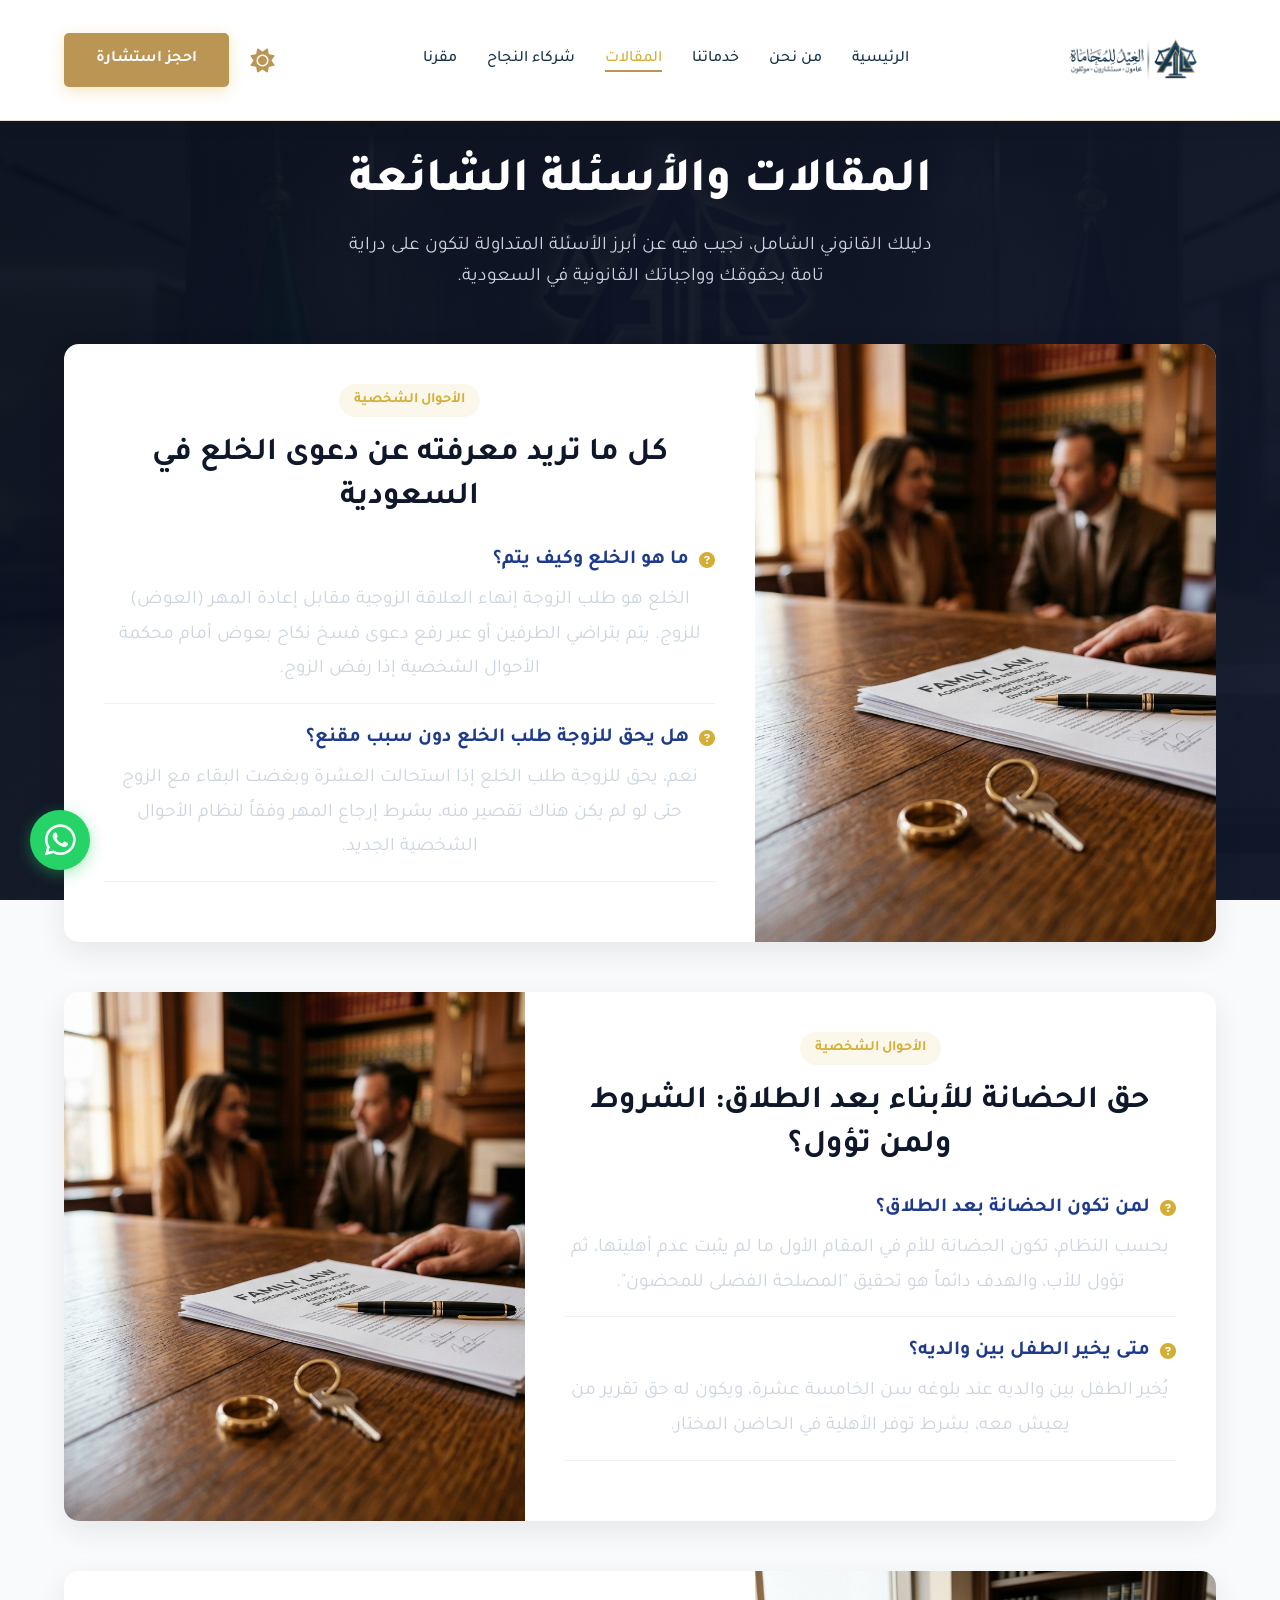
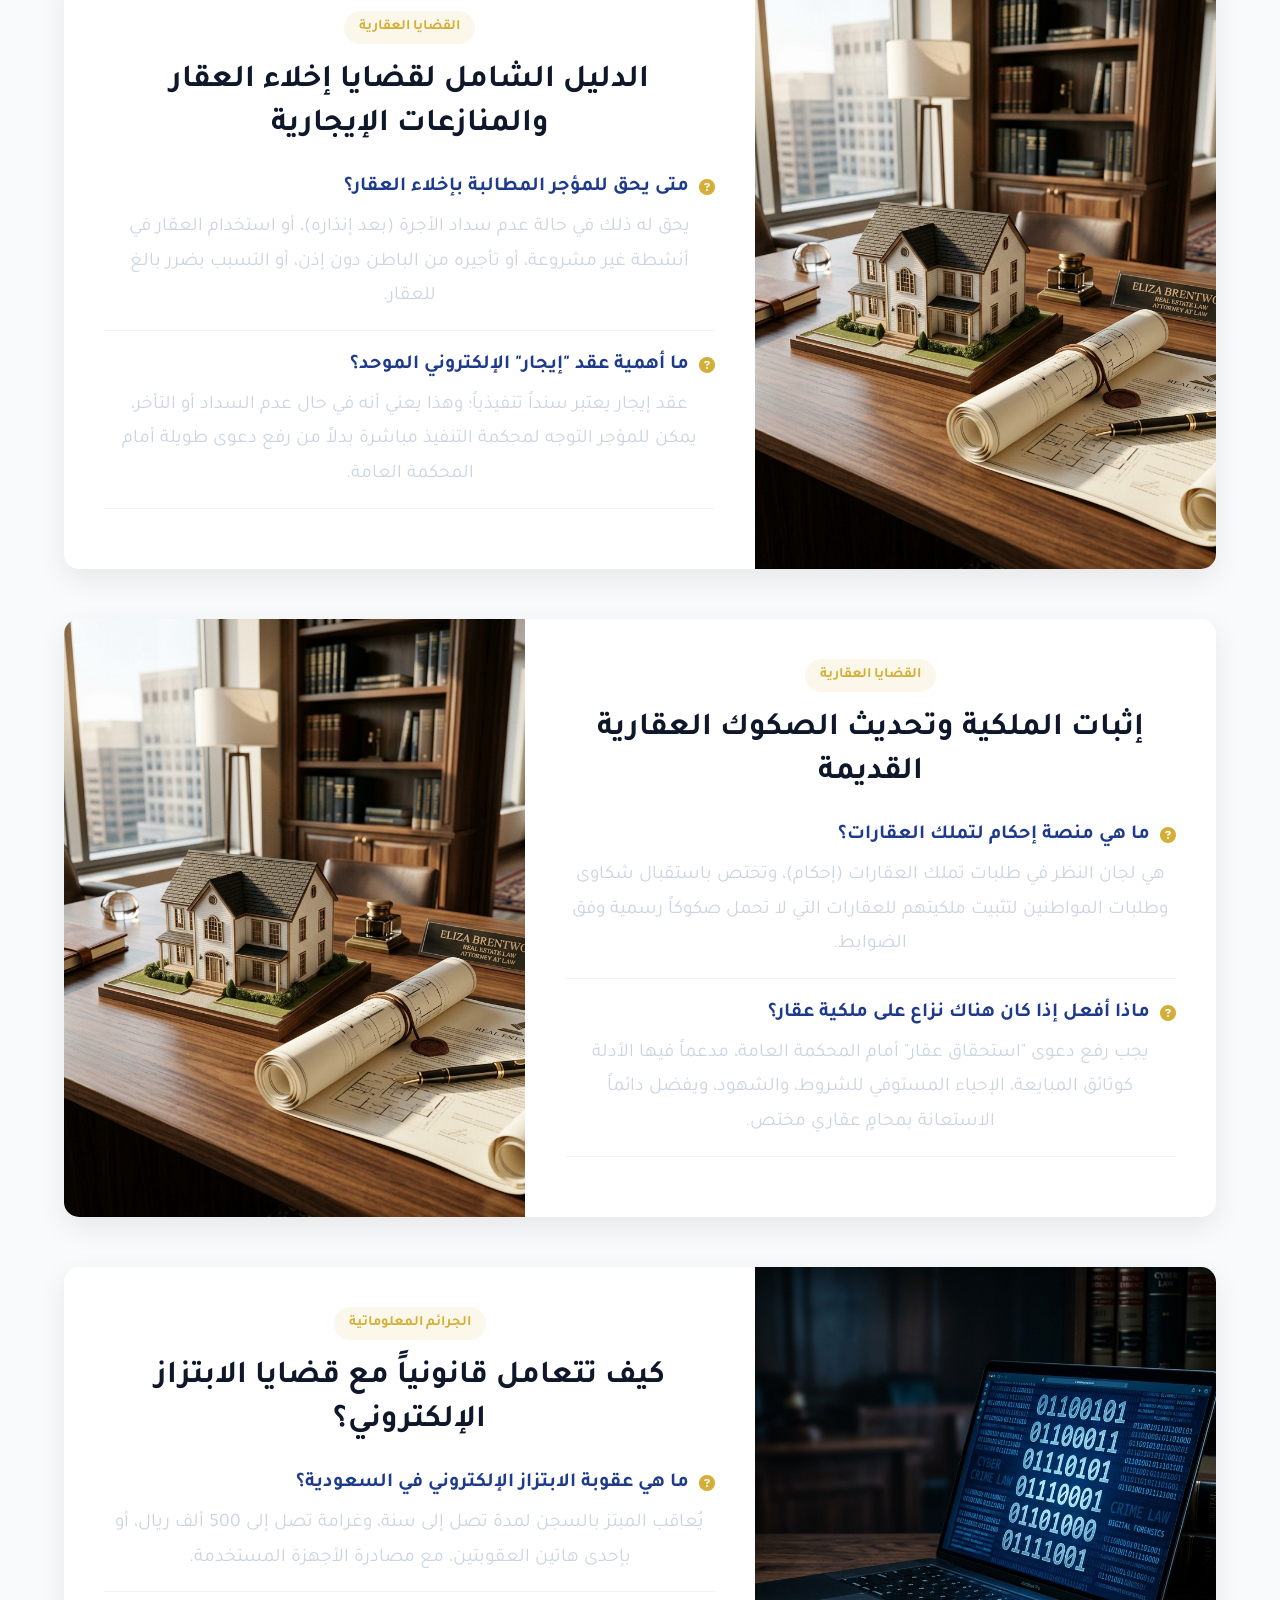
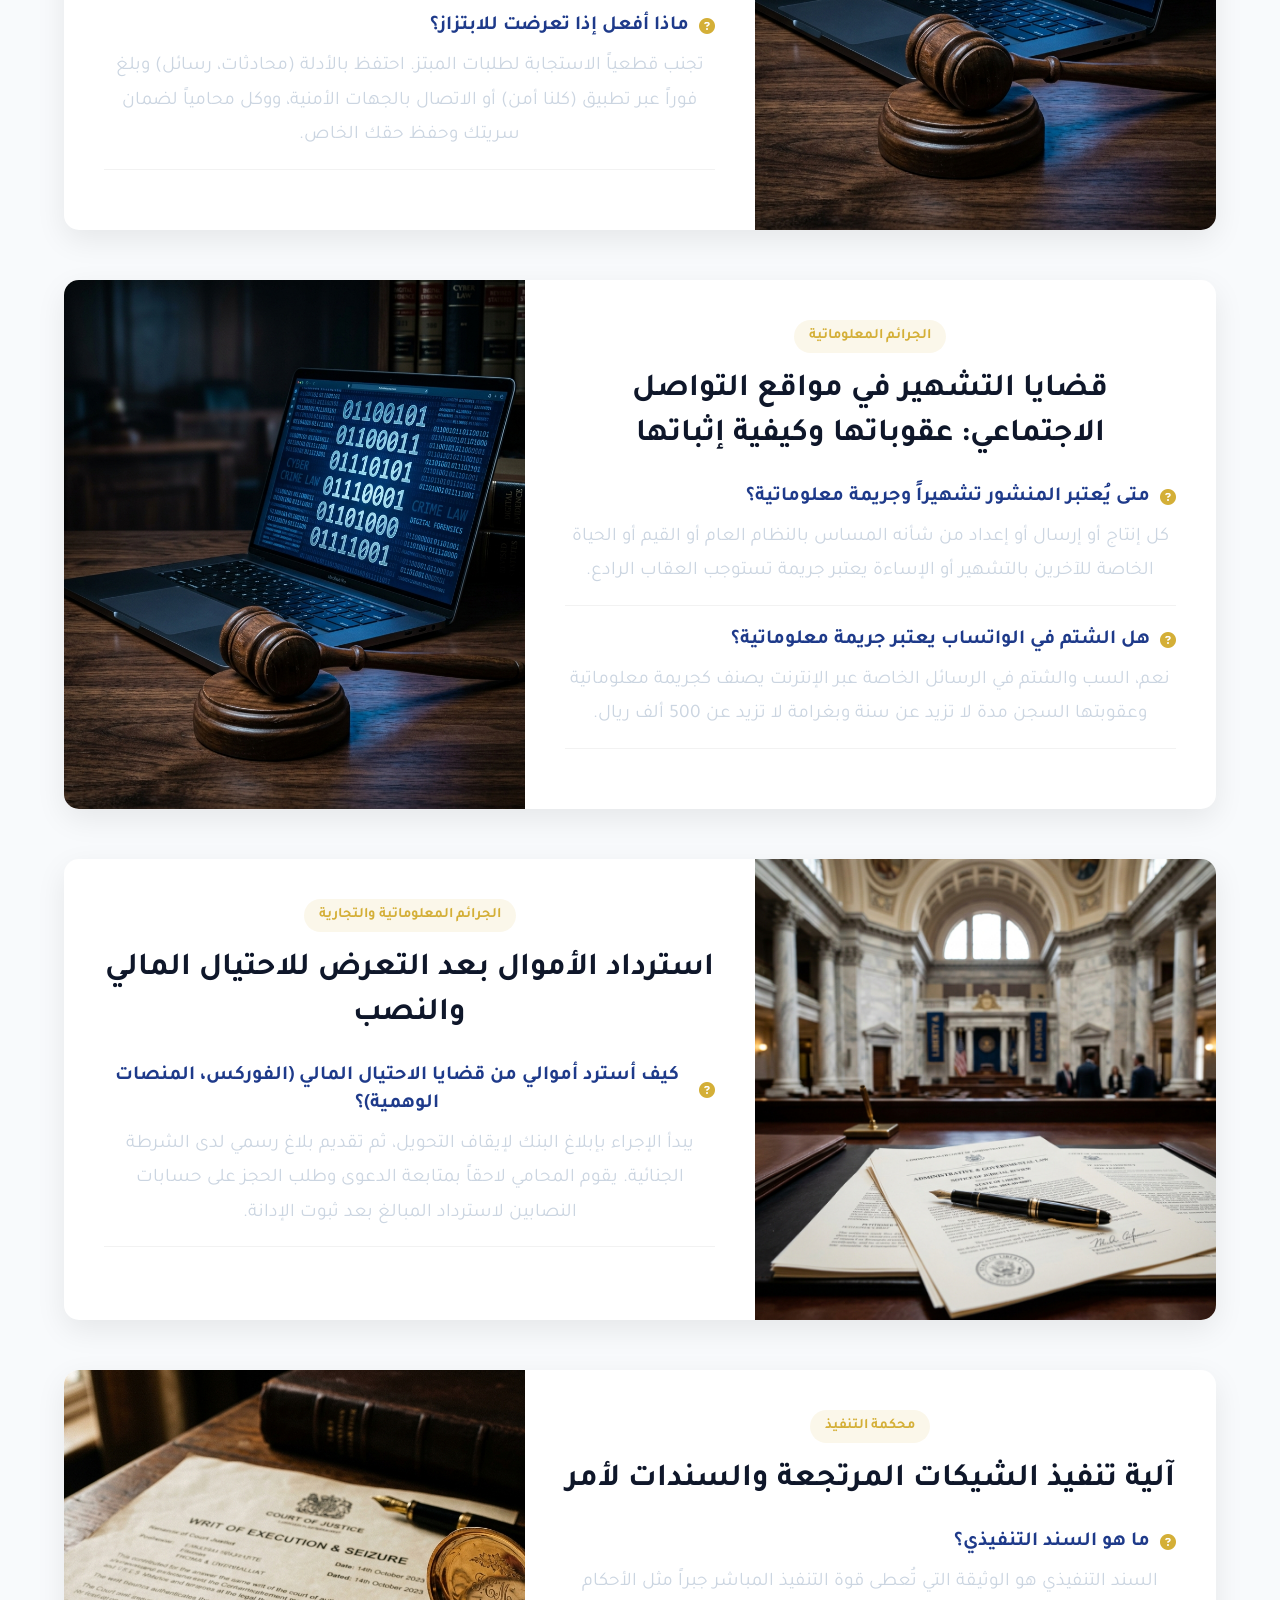
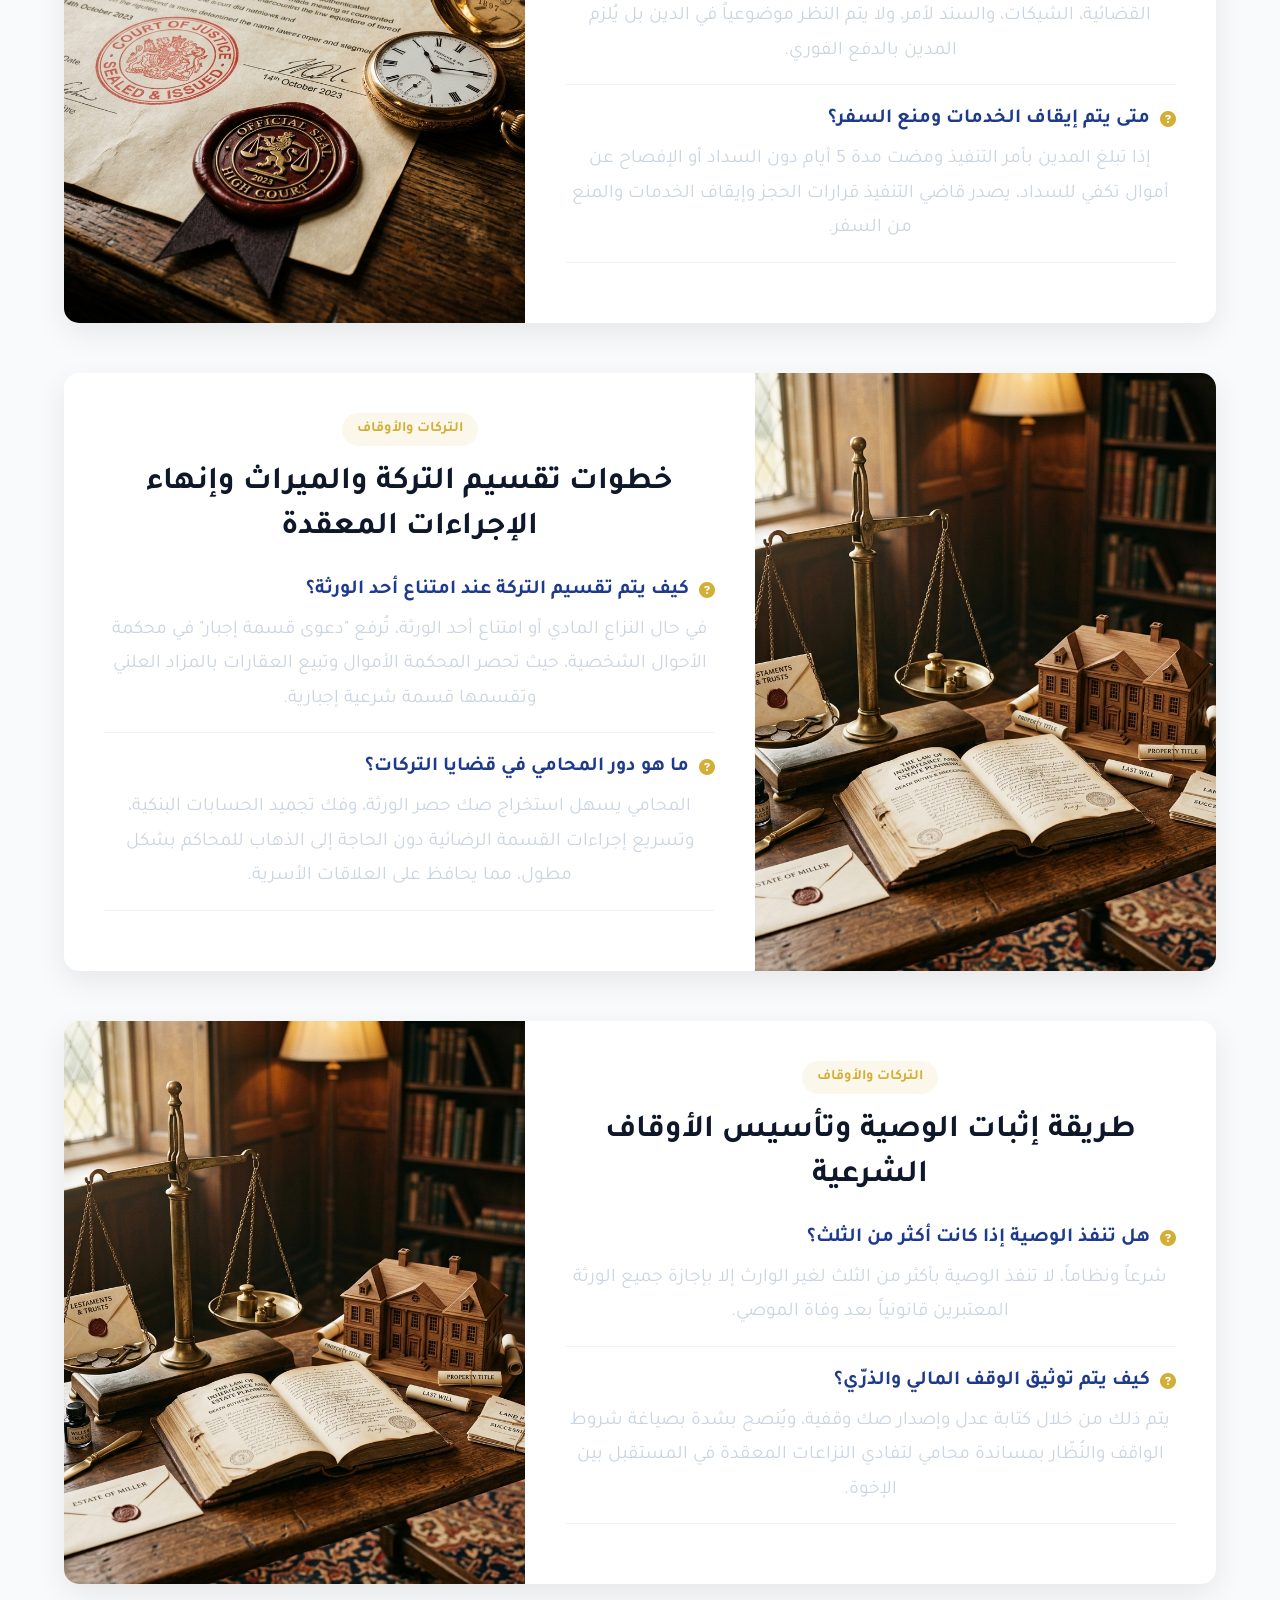
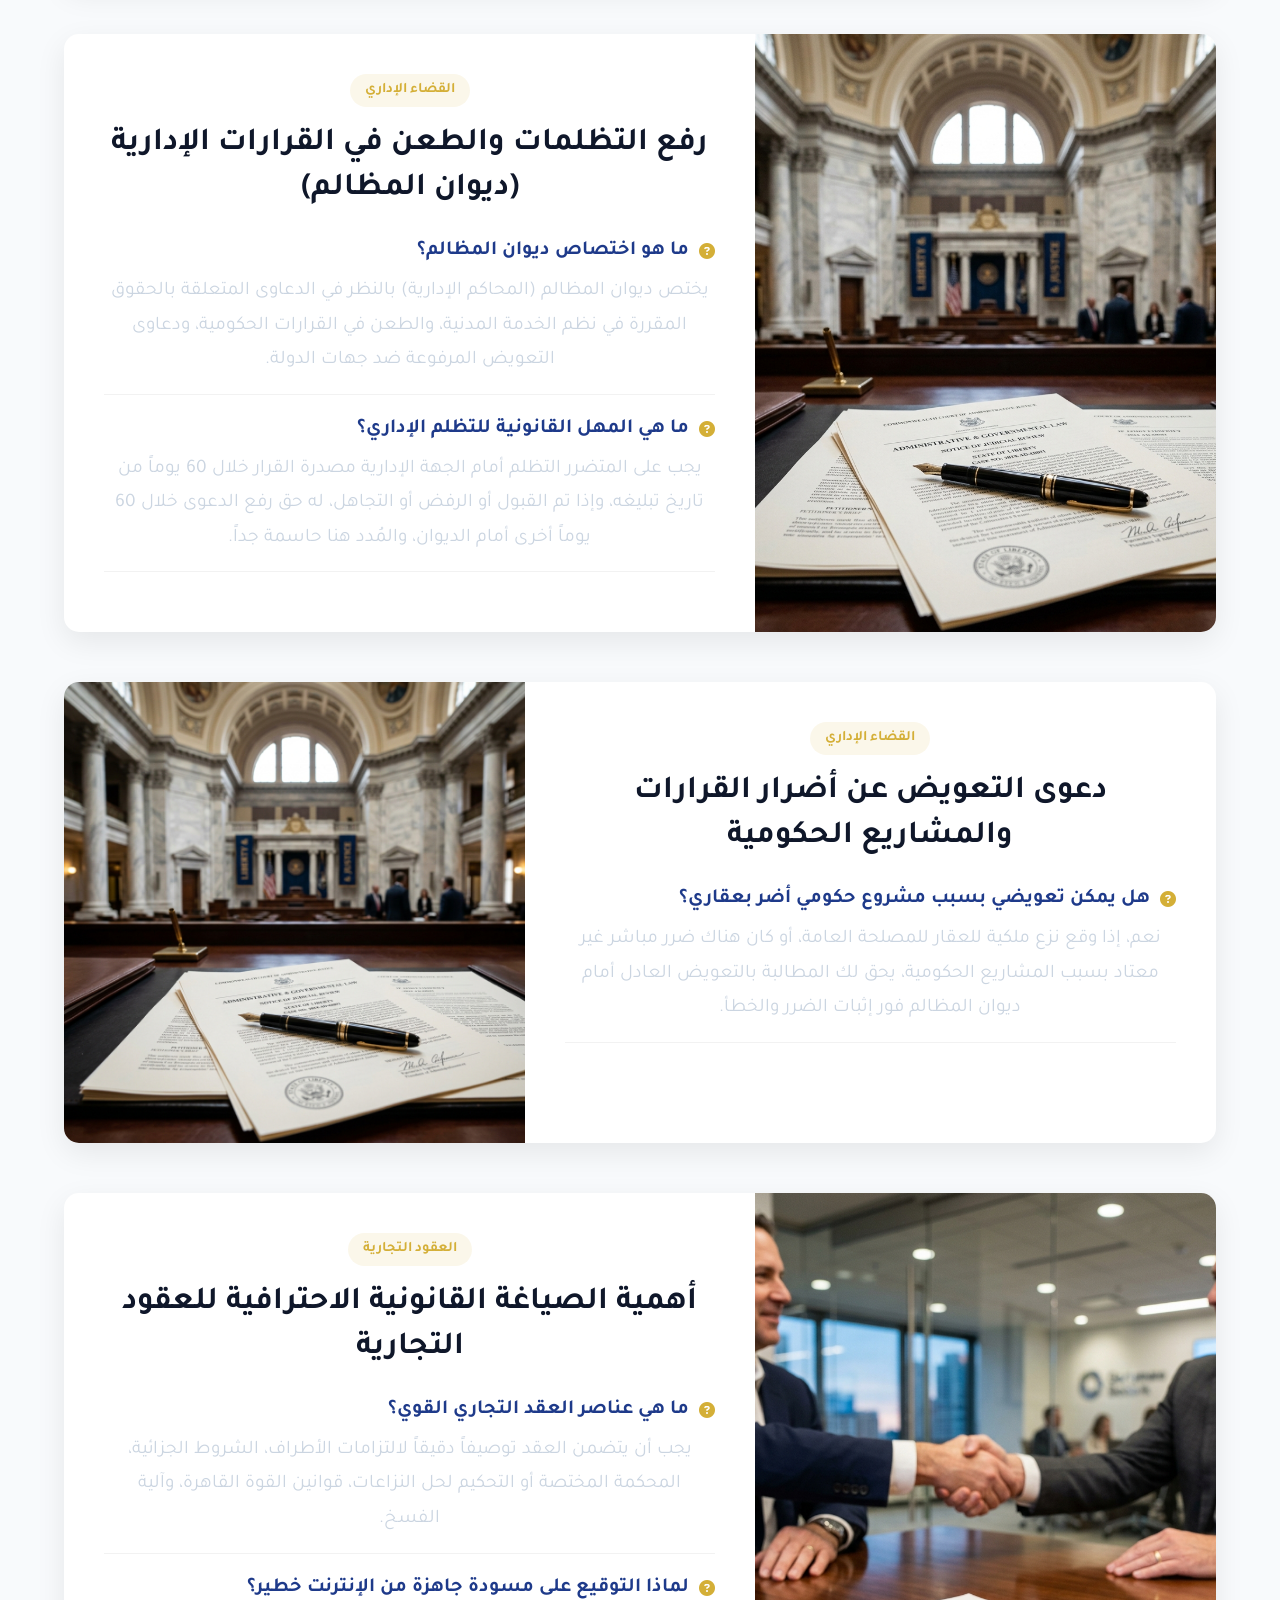
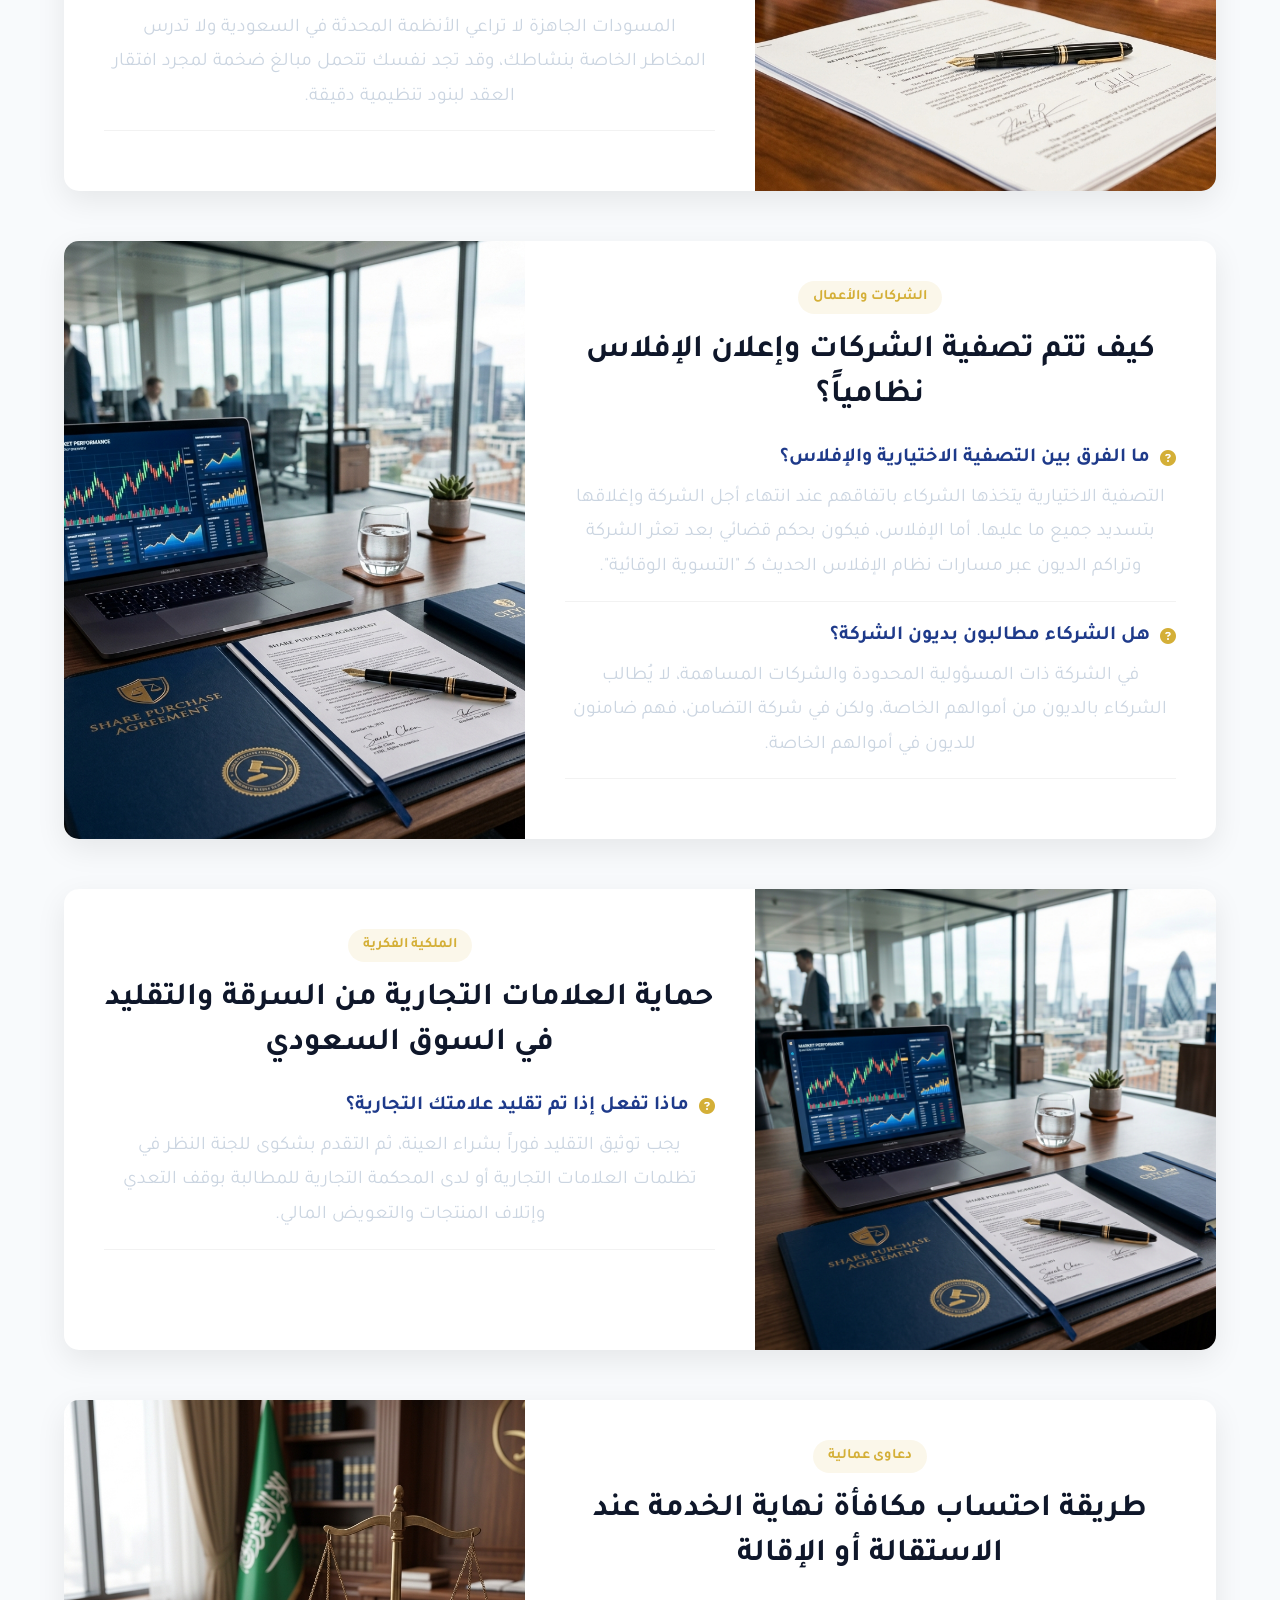
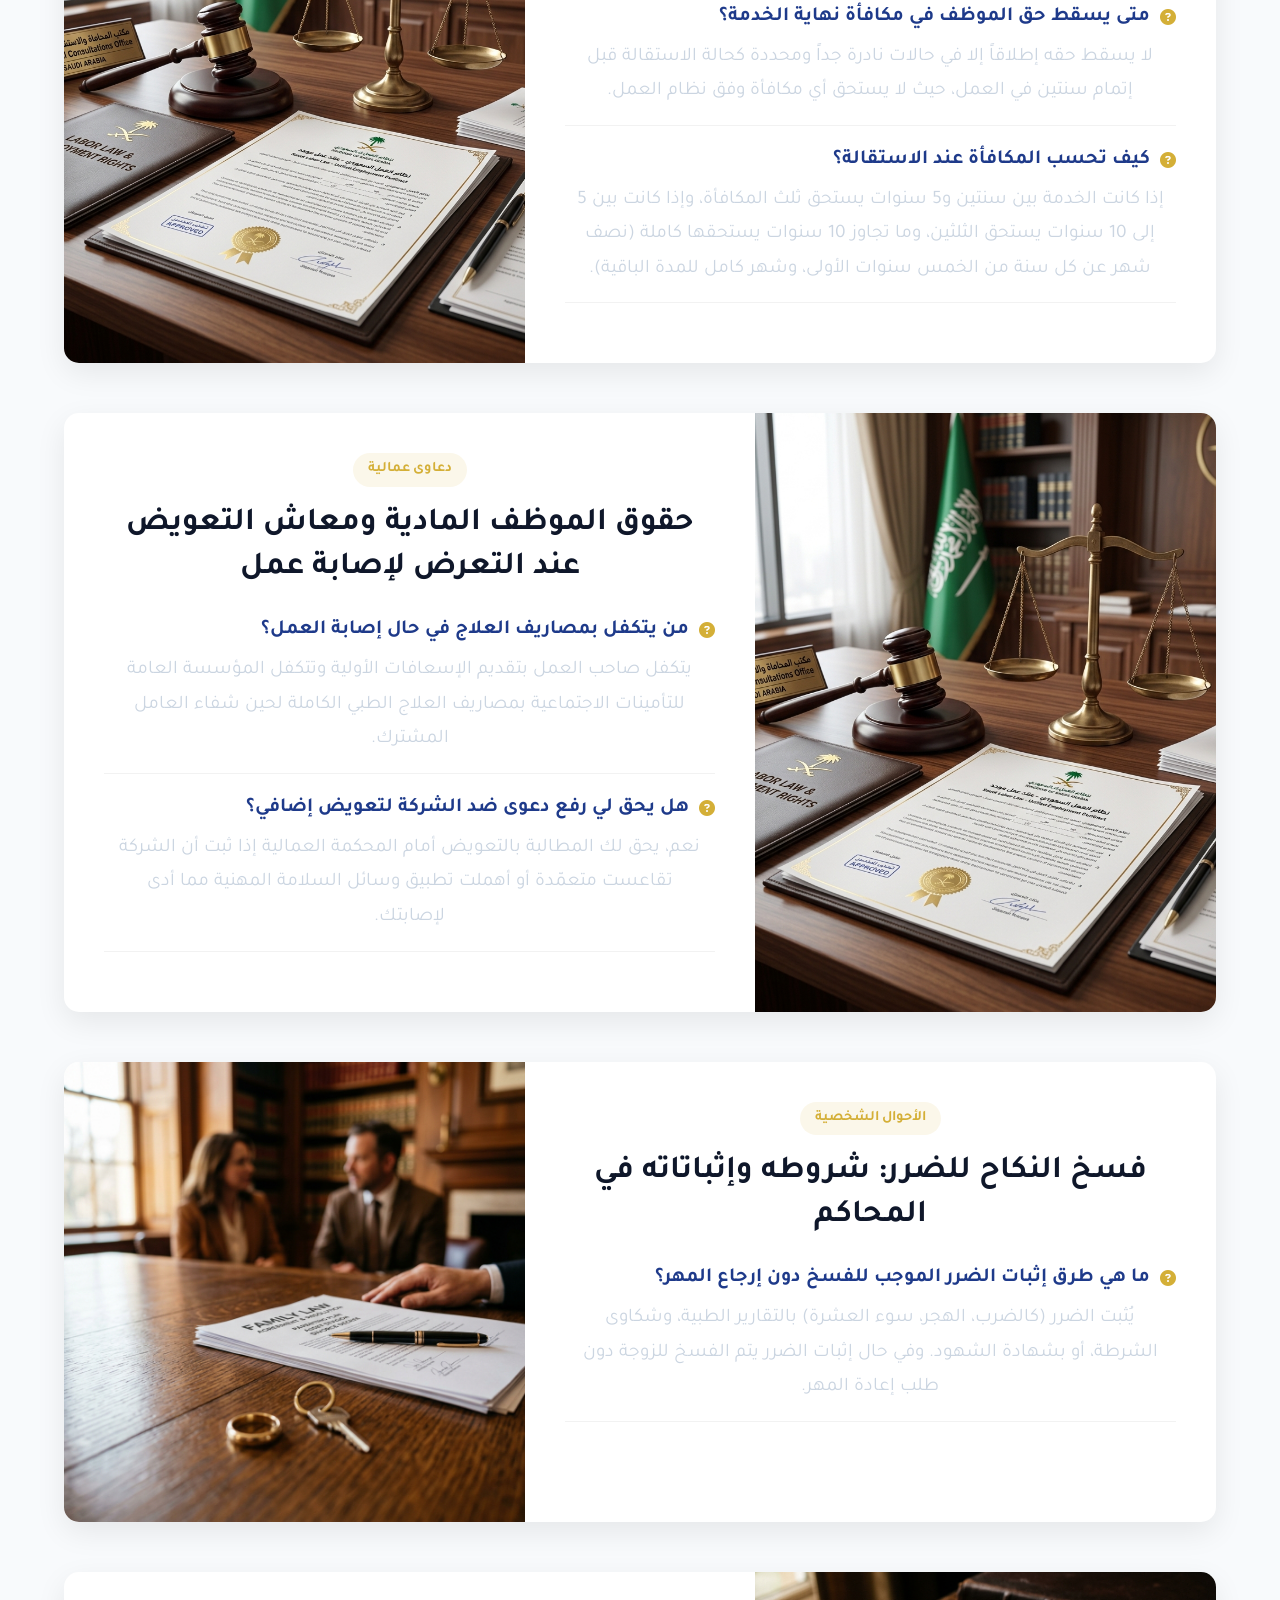
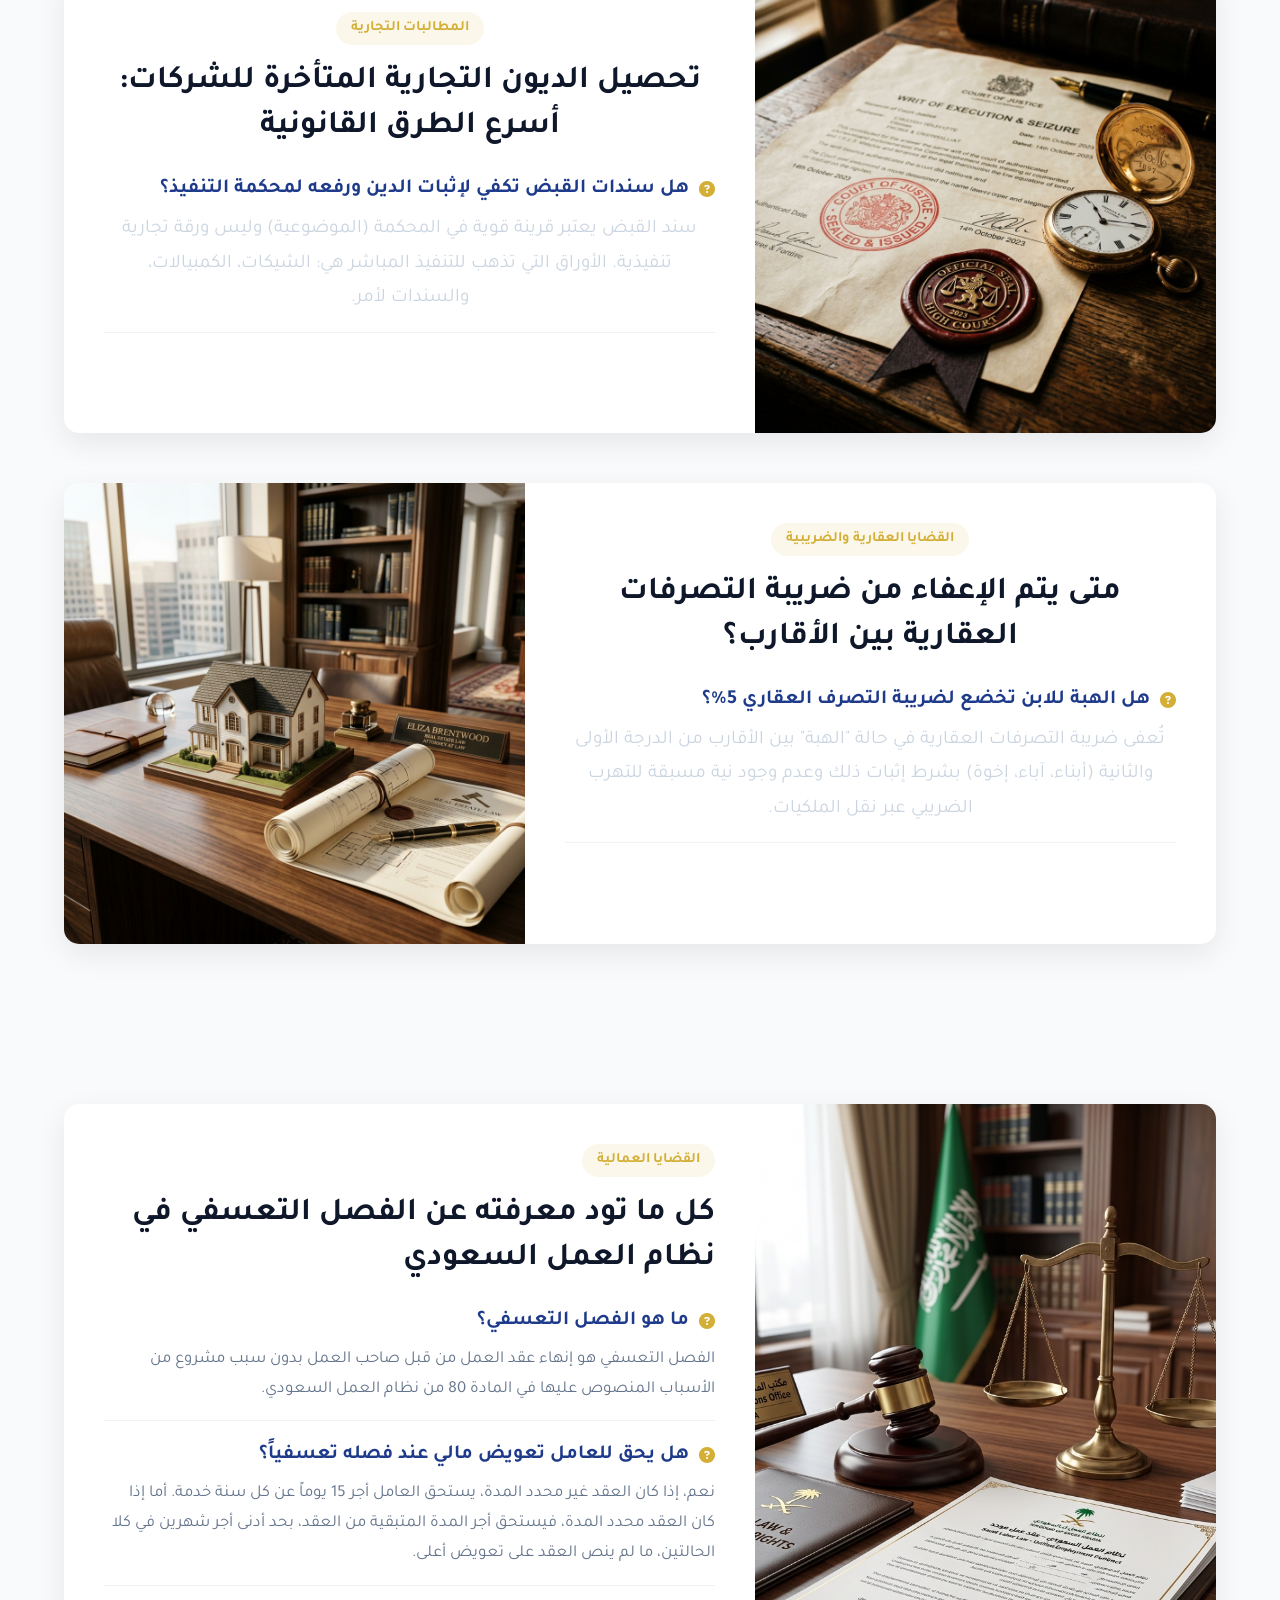
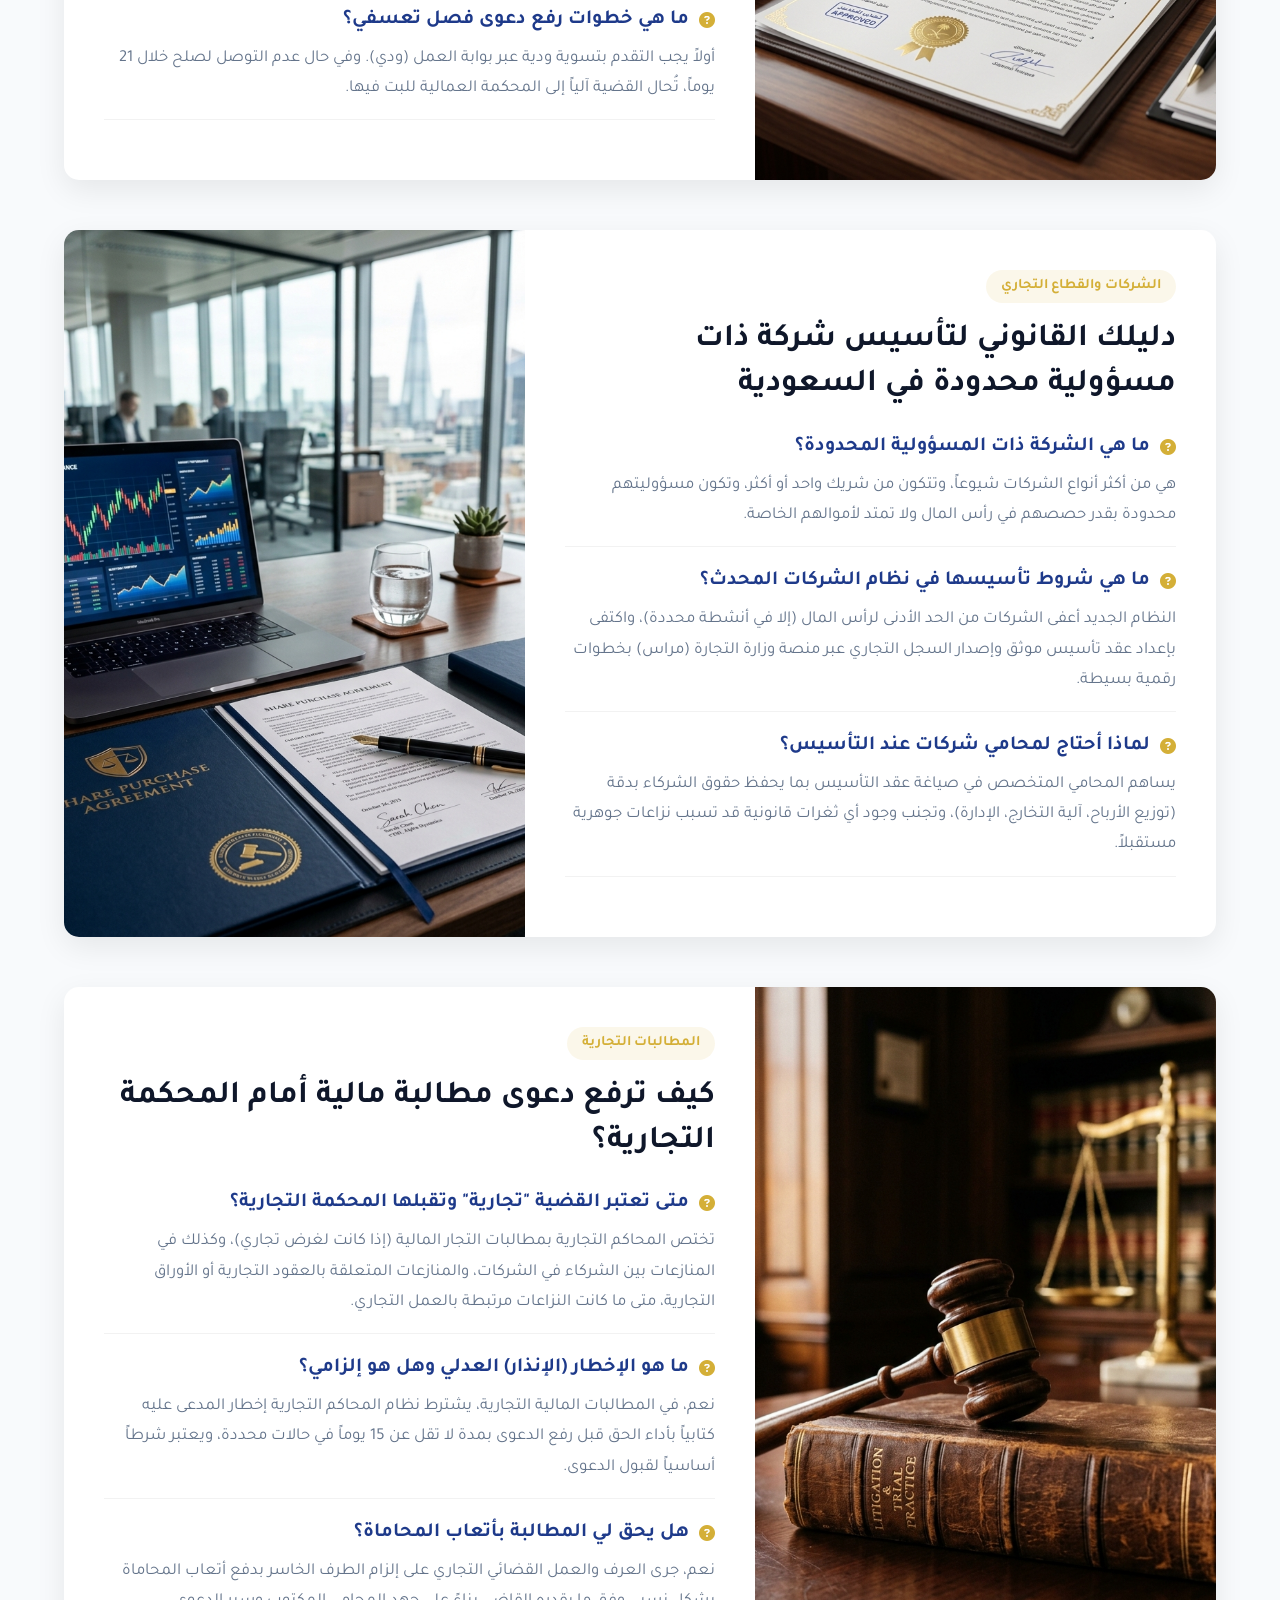
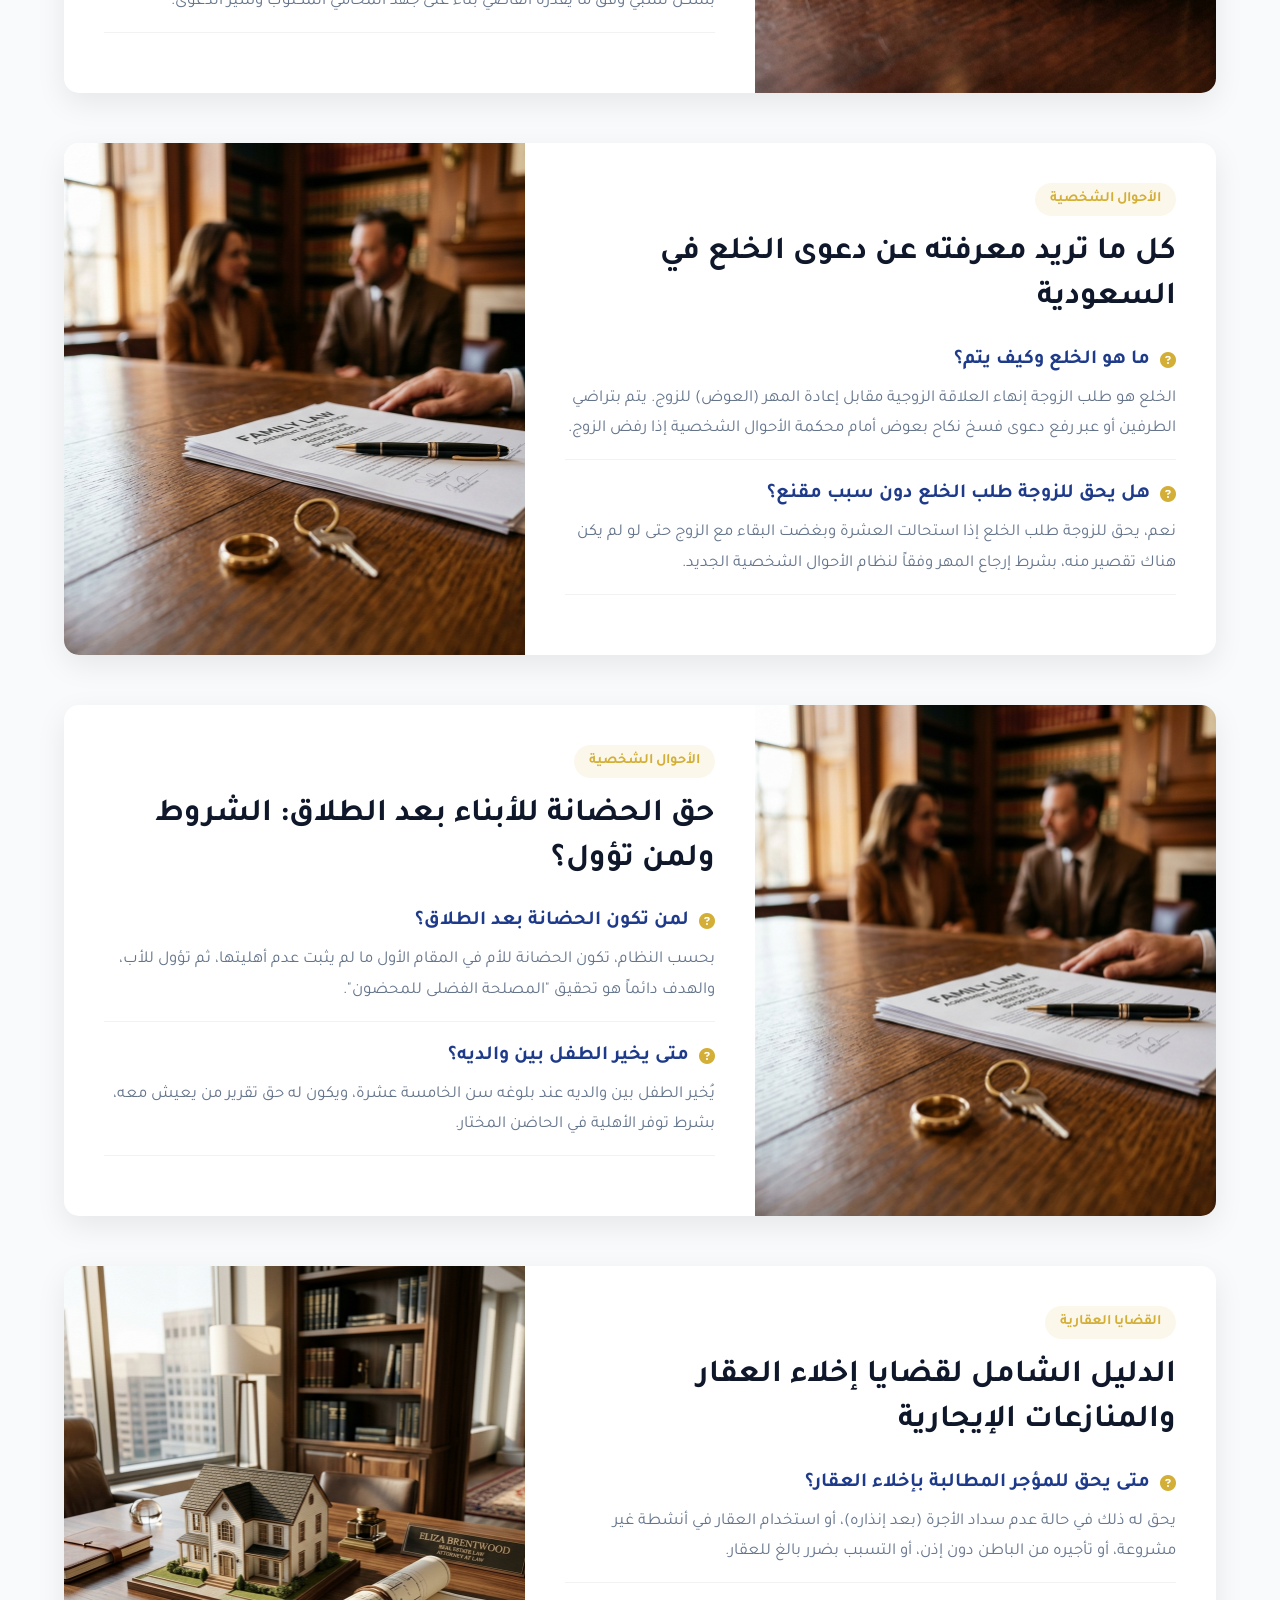
<file: articles.html>
<!DOCTYPE html>
<html lang="ar" dir="rtl">
<head>
    <meta charset="UTF-8">
    <meta name="viewport" content="width=device-width, initial-scale=1.0">
    <link rel="icon" href="assets/images/logo.jpg" type="image/jpeg">
    <link rel="apple-touch-icon" href="assets/images/logo.jpg">
    <title>المقالات والمدونة القانونية | مكتب العيد للمحاماة - أفضل محامي في السعودية</title>
    <!-- SEO Meta Tags -->
    <meta name="description" content="اقرأ أحدث المقالات والإجابات على الأسئلة الشائعة في النظام السعودي. مكتب العيد للمحاماة يقدم دليلاً قانونياً لـ الفصل التعسفي، تأسيس الشركات، والدعاوى التجارية.">
    <meta name="keywords" content="مقالات قانونية, أسئلة شائعة قانونية, الفصل التعسفي, تأسيس شركة في السعودية, كيفية رفع دعوى, محامي استشارات, مكتب محاماة, المدونة القانونية">
    <meta name="author" content="مكتب العيد للمحاماة">
    <meta name="robots" content="index, follow">

    <!-- Open Graph -->
    <meta property="og:type" content="blog">
    <meta property="og:url" content="https://aleidlaw.abdulrhman.net/articles.html">
    <meta property="og:title" content="المدونة والمقالات القانونية | أفضل محامي في السعودية">
    <meta property="og:description" content="دليل قانوني وإجابات شاملة لأهم الأسئلة المتكررة حول القضايا التجارية والعمالية وتأسيس الشركات.">
    <meta property="og:image" content="https://aleidlaw.abdulrhman.net/assets/images/logo.jpg">

    <!-- Canonical Tag -->
    <link rel="canonical" href="https://aleidlaw.abdulrhman.net/articles.html">

    <!-- Google Fonts -->
    <link rel="preconnect" href="https://fonts.googleapis.com">
    <link rel="preconnect" href="https://fonts.gstatic.com" crossorigin>
    <link href="https://fonts.googleapis.com/css2?family=Amiri:ital,wght@0,400;0,700;1,400;1,700&family=Cairo:wght@400;600;700;800&family=Tajawal:wght@400;500;700;800;900&display=swap" rel="stylesheet">
    <!-- Font Awesome for Icons -->
    <link rel="stylesheet" href="https://cdnjs.cloudflare.com/ajax/libs/font-awesome/6.4.2/css/all.min.css">
    <!-- Local CSS -->
    <link rel="stylesheet" href="css/style.css?v=35">

    <style>
        .blog-hero {
            padding-top: 150px;
            padding-bottom: 50px;
            text-align: center;
            background: linear-gradient(135deg, rgba(8, 15, 30, 0.95), rgba(15, 23, 42, 0.95)), url('assets/images/about-final.jpg');
            background-size: cover;
            background-position: center;
            background-attachment: fixed;
            color: white;
        }

        .blog-hero h1 {
            font-size: 3rem;
            margin-bottom: 15px;
            font-weight: 800;
        }

        .blog-hero p {
            font-size: 1.2rem;
            max-width: 600px;
            margin: 0 auto;
            color: #cbd5e1;
        }

        .articles-container {
            padding: 60px 0;
            background-color: var(--bg-color, #f8fafc);
        }

        .article-card {
            background: var(--card-bg, #ffffff);
            border-radius: 15px;
            overflow: hidden;
            box-shadow: 0 10px 30px rgba(0, 0, 0, 0.08);
            margin-bottom: 50px;
            display: flex;
            flex-direction: column;
            transition: transform 0.3s ease;
        }

        html[data-theme="dark"] .article-card {
            background: #1e293b;
            box-shadow: 0 10px 30px rgba(0, 0, 0, 0.3);
        }

        .article-image {
            width: 100%;
            height: 350px;
            object-fit: cover;
        }

        .article-content {
            padding: 40px;
        }

        .article-category {
            display: inline-block;
            background: rgba(212, 175, 55, 0.1);
            color: #d4af37;
            padding: 5px 15px;
            border-radius: 20px;
            font-weight: bold;
            font-size: 0.9rem;
            margin-bottom: 15px;
        }

        .article-title {
            font-size: 2rem;
            color: var(--text-color, #0f172a);
            margin-bottom: 20px;
            font-weight: 700;
        }
        
        html[data-theme="dark"] .article-title {
            color: #f8fafc;
        }

        /* FAQ Content styling inside article */
        .faq-section {
            margin-top: 25px;
        }
        
        .faq-item {
            margin-bottom: 20px;
            border-bottom: 1px solid rgba(0,0,0,0.05);
            padding-bottom: 15px;
        }

        html[data-theme="dark"] .faq-item {
            border-bottom: 1px solid rgba(255,255,255,0.05);
        }

        .faq-question {
            font-size: 1.25rem;
            font-weight: 700;
            color: var(--primary-color, #1e3a8a);
            margin-bottom: 10px;
            display: flex;
            align-items: center;
            gap: 10px;
        }

        .faq-question i {
            color: #d4af37;
            font-size: 1rem;
        }

        html[data-theme="dark"] .faq-question {
            color: #60a5fa;
        }

        .faq-answer {
            color: var(--text-muted, #475569);
            line-height: 1.8;
            font-size: 1.05rem;
        }

        html[data-theme="dark"] .faq-answer {
            color: #94a3b8;
        }

        @media (min-width: 992px) {
            .article-card {
                flex-direction: row;
                align-items: stretch;
            }
            .article-image {
                width: 40%;
                height: auto;
                min-height: 400px;
            }
            .article-content {
                width: 60%;
            }
            /* Alternate layout for reading flow */
            .article-card:nth-child(even) {
                flex-direction: row-reverse;
            }
        }
    </style>
</head>
<body>

    <!-- Header Navigation -->
    <header class="header">
        <div class="container header-container">
            <div class="logo">
                <a href="index.html">
                    <img src="assets/images/logo.jpg?v=2" alt="مكتب العيد للمحاماة - أفضل محامي" style="max-height: 90px; width: auto; object-fit: contain;">
                </a>
            </div>
            
            <nav class="nav-menu">
                <button class="close-sidebar" aria-label="إغلاق القائمة">
                    <i class="fas fa-times"></i>
                </button>
                <ul>
                    <li><a href="index.html#home"><i class="fas fa-home mobile-icon"></i>الرئيسية</a></li>
                    <li><a href="index.html#about"><i class="fas fa-info-circle mobile-icon"></i>من نحن</a></li>
                    <li><a href="index.html#services"><i class="fas fa-gavel mobile-icon"></i>خدماتنا</a></li>
                    <li><a href="articles.html" class="active" style="color: #d4af37;"><i class="fas fa-book-open mobile-icon"></i>المقالات</a></li>
                    <li><a href="index.html#partners"><i class="fas fa-handshake mobile-icon"></i>شركاء النجاح</a></li>
                    <li><a href="index.html#office"><i class="fas fa-building mobile-icon"></i>مقرنا</a></li>
                </ul>
            </nav>

            <div class="nav-actions">
                <button class="theme-toggle animated-theme-switch" id="themeToggle" aria-label="تبديل المظهر">
                    <i class="fas fa-sun sun-icon"></i>
                    <i class="fas fa-moon moon-icon"></i>
                </button>
                <a href="https://wa.me/966599959111" class="btn primary-btn" target="_blank" rel="noopener noreferrer">احجز استشارة</a>
                <button class="mobile-toggle" aria-label="القائمة">
                    <i class="fas fa-bars"></i>
                </button>
            </div>
        </div>
    </header>

    <!-- Navigation Overlay (Mobile) -->
    <div class="nav-overlay"></div>

    <!-- Blog Hero Section -->
    <section class="blog-hero">
        <div class="container">
            <h1>المقالات والأسئلة الشائعة</h1>
            <p>دليلك القانوني الشامل، نجيب فيه عن أبرز الأسئلة المتداولة لتكون على دراية تامة بحقوقك وواجباتك القانونية في السعودية.</p>

            <!-- Article 4 -->
            <article class="article-card scroll-reveal" style="margin-top: 50px;">
                <img src="assets/images/articles/family_law_seo.png" alt="الخلع في قانون الأحوال الشخصية السعودي" class="article-image">
                <div class="article-content">
                    <span class="article-category">الأحوال الشخصية</span>
                    <h2 class="article-title">كل ما تريد معرفته عن دعوى الخلع في السعودية</h2>
                    <div class="faq-section">
                        <div class="faq-item">
                            <h3 class="faq-question"><i class="fas fa-question-circle"></i> ما هو الخلع وكيف يتم؟</h3>
                            <p class="faq-answer">الخلع هو طلب الزوجة إنهاء العلاقة الزوجية مقابل إعادة المهر (العوض) للزوج. يتم بتراضي الطرفين أو عبر رفع دعوى فسخ نكاح بعوض أمام محكمة الأحوال الشخصية إذا رفض الزوج.</p>
                        </div>
                        <div class="faq-item">
                            <h3 class="faq-question"><i class="fas fa-question-circle"></i> هل يحق للزوجة طلب الخلع دون سبب مقنع؟</h3>
                            <p class="faq-answer">نعم، يحق للزوجة طلب الخلع إذا استحالت العشرة وبغضت البقاء مع الزوج حتى لو لم يكن هناك تقصير منه، بشرط إرجاع المهر وفقاً لنظام الأحوال الشخصية الجديد.</p>
                        </div>
                    </div>
                </div>
            </article>

            <!-- Article 5 -->
            <article class="article-card scroll-reveal">
                <img src="assets/images/articles/family_law_seo.png" alt="חضانة الأطفال بعد الطلاق" class="article-image">
                <div class="article-content">
                    <span class="article-category">الأحوال الشخصية</span>
                    <h2 class="article-title">حق الحضانة للأبناء بعد الطلاق: الشروط ولمن تؤول؟</h2>
                    <div class="faq-section">
                        <div class="faq-item">
                            <h3 class="faq-question"><i class="fas fa-question-circle"></i> لمن تكون الحضانة بعد الطلاق؟</h3>
                            <p class="faq-answer">بحسب النظام، تكون الحضانة للأم في المقام الأول ما لم يثبت عدم أهليتها، ثم تؤول للأب، والهدف دائماً هو تحقيق "المصلحة الفضلى للمحضون".</p>
                        </div>
                        <div class="faq-item">
                            <h3 class="faq-question"><i class="fas fa-question-circle"></i> متى يخير الطفل بين والديه؟</h3>
                            <p class="faq-answer">يُخير الطفل بين والديه عند بلوغه سن الخامسة عشرة، ويكون له حق تقرير من يعيش معه، بشرط توفر الأهلية في الحاضن المختار.</p>
                        </div>
                    </div>
                </div>
            </article>

            <!-- Article 6 -->
            <article class="article-card scroll-reveal">
                <img src="assets/images/articles/real_estate_seo.png" alt="إخلاء العقار وإنهاء الإيجار" class="article-image">
                <div class="article-content">
                    <span class="article-category">القضايا العقارية</span>
                    <h2 class="article-title">الدليل الشامل لقضايا إخلاء العقار والمنازعات الإيجارية</h2>
                    <div class="faq-section">
                        <div class="faq-item">
                            <h3 class="faq-question"><i class="fas fa-question-circle"></i> متى يحق للمؤجر المطالبة بإخلاء العقار؟</h3>
                            <p class="faq-answer">يحق له ذلك في حالة عدم سداد الأجرة (بعد إنذاره)، أو استخدام العقار في أنشطة غير مشروعة، أو تأجيره من الباطن دون إذن، أو التسبب بضرر بالغ للعقار.</p>
                        </div>
                        <div class="faq-item">
                            <h3 class="faq-question"><i class="fas fa-question-circle"></i> ما أهمية عقد "إيجار" الإلكتروني الموحد؟</h3>
                            <p class="faq-answer">عقد إيجار يعتبر سنداً تنفيذياً؛ وهذا يعني أنه في حال عدم السداد أو التأخر، يمكن للمؤجر التوجه لمحكمة التنفيذ مباشرة بدلاً من رفع دعوى طويلة أمام المحكمة العامة.</p>
                        </div>
                    </div>
                </div>
            </article>

            <!-- Article 7 -->
            <article class="article-card scroll-reveal">
                <img src="assets/images/articles/real_estate_seo.png" alt="دعوى إثبات تملك عقار" class="article-image">
                <div class="article-content">
                    <span class="article-category">القضايا العقارية</span>
                    <h2 class="article-title">إثبات الملكية وتحديث الصكوك العقارية القديمة</h2>
                    <div class="faq-section">
                        <div class="faq-item">
                            <h3 class="faq-question"><i class="fas fa-question-circle"></i> ما هي منصة إحكام لتملك العقارات؟</h3>
                            <p class="faq-answer">هي لجان النظر في طلبات تملك العقارات (إحكام)، وتختص باستقبال شكاوى وطلبات المواطنين لتثبيت ملكيتهم للعقارات التي لا تحمل صكوكاً رسمية وفق الضوابط.</p>
                        </div>
                        <div class="faq-item">
                            <h3 class="faq-question"><i class="fas fa-question-circle"></i> ماذا أفعل إذا كان هناك نزاع على ملكية عقار؟</h3>
                            <p class="faq-answer">يجب رفع دعوى "استحقاق عقار" أمام المحكمة العامة، مدعماً فيها الأدلة كوثائق المبايعة، الإحياء المستوفي للشروط، والشهود، ويفضل دائماً الاستعانة بمحامٍ عقاري مختص.</p>
                        </div>
                    </div>
                </div>
            </article>

            <!-- Article 8 -->
            <article class="article-card scroll-reveal">
                <img src="assets/images/articles/cyber_crime_seo.png" alt="الابتزاز الإلكتروني في السعودية" class="article-image">
                <div class="article-content">
                    <span class="article-category">الجرائم المعلوماتية</span>
                    <h2 class="article-title">كيف تتعامل قانونياً مع قضايا الابتزاز الإلكتروني؟</h2>
                    <div class="faq-section">
                        <div class="faq-item">
                            <h3 class="faq-question"><i class="fas fa-question-circle"></i> ما هي عقوبة الابتزاز الإلكتروني في السعودية؟</h3>
                            <p class="faq-answer">يُعاقب المبتز بالسجن لمدة تصل إلى سنة، وغرامة تصل إلى 500 ألف ريال، أو بإحدى هاتين العقوبتين، مع مصادرة الأجهزة المستخدمة.</p>
                        </div>
                        <div class="faq-item">
                            <h3 class="faq-question"><i class="fas fa-question-circle"></i> ماذا أفعل إذا تعرضت للابتزاز؟</h3>
                            <p class="faq-answer">تجنب قطعياً الاستجابة لطلبات المبتز. احتفظ بالأدلة (محادثات، رسائل) وبلغ فوراً عبر تطبيق (كلنا أمن) أو الاتصال بالجهات الأمنية، ووكل محامياً لضمان سريتك وحفظ حقك الخاص.</p>
                        </div>
                    </div>
                </div>
            </article>

            <!-- Article 9 -->
            <article class="article-card scroll-reveal">
                <img src="assets/images/articles/cyber_crime_seo.png" alt="التشهير الإلكتروني" class="article-image">
                <div class="article-content">
                    <span class="article-category">الجرائم المعلوماتية</span>
                    <h2 class="article-title">قضايا التشهير في مواقع التواصل الاجتماعي: عقوباتها وكيفية إثباتها</h2>
                    <div class="faq-section">
                        <div class="faq-item">
                            <h3 class="faq-question"><i class="fas fa-question-circle"></i> متى يُعتبر المنشور تشهيراً وجريمة معلوماتية؟</h3>
                            <p class="faq-answer">كل إنتاج أو إرسال أو إعداد من شأنه المساس بالنظام العام أو القيم أو الحياة الخاصة للآخرين بالتشهير أو الإساءة يعتبر جريمة تستوجب العقاب الرادع.</p>
                        </div>
                        <div class="faq-item">
                            <h3 class="faq-question"><i class="fas fa-question-circle"></i> هل الشتم في الواتساب يعتبر جريمة معلوماتية؟</h3>
                            <p class="faq-answer">نعم، السب والشتم في الرسائل الخاصة عبر الإنترنت يصنف كجريمة معلوماتية وعقوبتها السجن مدة لا تزيد عن سنة وبغرامة لا تزيد عن 500 ألف ريال.</p>
                        </div>
                    </div>
                </div>
            </article>

            <!-- Article 10 -->
            <article class="article-card scroll-reveal">
                <img src="assets/images/articles/admin_law_seo.png" alt="الاحتيال المالي" class="article-image">
                <div class="article-content">
                    <span class="article-category">الجرائم المعلوماتية والتجارية</span>
                    <h2 class="article-title">استرداد الأموال بعد التعرض للاحتيال المالي والنصب</h2>
                    <div class="faq-section">
                        <div class="faq-item">
                            <h3 class="faq-question"><i class="fas fa-question-circle"></i> كيف أسترد أموالي من قضايا الاحتيال المالي (الفوركس، المنصات الوهمية)؟</h3>
                            <p class="faq-answer">يبدأ الإجراء بإبلاغ البنك لإيقاف التحويل، ثم تقديم بلاغ رسمي لدى الشرطة الجنائية. يقوم المحامي لاحقاً بمتابعة الدعوى وطلب الحجز على حسابات النصابين لاسترداد المبالغ بعد ثبوت الإدانة.</p>
                        </div>
                    </div>
                </div>
            </article>

            <!-- Article 11 -->
            <article class="article-card scroll-reveal">
                <img src="assets/images/articles/execution_law_seo.png" alt="محكمة التنفيذ والشيكات المرتجعة" class="article-image">
                <div class="article-content">
                    <span class="article-category">محكمة التنفيذ</span>
                    <h2 class="article-title">آلية تنفيذ الشيكات المرتجعة والسندات لأمر</h2>
                    <div class="faq-section">
                        <div class="faq-item">
                            <h3 class="faq-question"><i class="fas fa-question-circle"></i> ما هو السند التنفيذي؟</h3>
                            <p class="faq-answer">السند التنفيذي هو الوثيقة التي تُعطى قوة التنفيذ المباشر جبراً مثل الأحكام القضائية، الشيكات، والسند لأمر، ولا يتم النظر موضوعياً في الدين بل يُلزم المدين بالدفع الفوري.</p>
                        </div>
                        <div class="faq-item">
                            <h3 class="faq-question"><i class="fas fa-question-circle"></i> متى يتم إيقاف الخدمات ومنع السفر؟</h3>
                            <p class="faq-answer">إذا تبلغ المدين بأمر التنفيذ ومضت مدة 5 أيام دون السداد أو الإفصاح عن أموال تكفي للسداد، يصدر قاضي التنفيذ قرارات الحجز وإيقاف الخدمات والمنع من السفر.</p>
                        </div>
                    </div>
                </div>
            </article>

            <!-- Article 12 -->
            <article class="article-card scroll-reveal">
                <img src="assets/images/articles/inheritance_seo.png" alt="تقسيم الميراث والتركة" class="article-image">
                <div class="article-content">
                    <span class="article-category">التركات والأوقاف</span>
                    <h2 class="article-title">خطوات تقسيم التركة والميراث وإنهاء الإجراءات المعقدة</h2>
                    <div class="faq-section">
                        <div class="faq-item">
                            <h3 class="faq-question"><i class="fas fa-question-circle"></i> كيف يتم تقسيم التركة عند امتناع أحد الورثة؟</h3>
                            <p class="faq-answer">في حال النزاع المادي أو امتناع أحد الورثة، تُرفع "دعوى قسمة إجبار" في محكمة الأحوال الشخصية، حيث تحصر المحكمة الأموال وتبيع العقارات بالمزاد العلني وتقسمها قسمة شرعية إجبارية.</p>
                        </div>
                        <div class="faq-item">
                            <h3 class="faq-question"><i class="fas fa-question-circle"></i> ما هو دور المحامي في قضايا التركات؟</h3>
                            <p class="faq-answer">المحامي يسهل استخراج صك حصر الورثة، وفك تجميد الحسابات البنكية، وتسريع إجراءات القسمة الرضائية دون الحاجة إلى الذهاب للمحاكم بشكل مطول، مما يحافظ على العلاقات الأسرية.</p>
                        </div>
                    </div>
                </div>
            </article>

            <!-- Article 13 -->
            <article class="article-card scroll-reveal">
                <img src="assets/images/articles/inheritance_seo.png" alt="الوصايا والأوقاف" class="article-image">
                <div class="article-content">
                    <span class="article-category">التركات والأوقاف</span>
                    <h2 class="article-title">طريقة إثبات الوصية وتأسيس الأوقاف الشرعية</h2>
                    <div class="faq-section">
                        <div class="faq-item">
                            <h3 class="faq-question"><i class="fas fa-question-circle"></i> هل تنفذ الوصية إذا كانت أكثر من الثلث؟</h3>
                            <p class="faq-answer">شرعاً ونظاماً، لا تنفذ الوصية بأكثر من الثلث لغير الوارث إلا بإجازة جميع الورثة المعتبرين قانونياً بعد وفاة الموصي.</p>
                        </div>
                        <div class="faq-item">
                            <h3 class="faq-question"><i class="fas fa-question-circle"></i> كيف يتم توثيق الوقف المالي والذرّي؟</h3>
                            <p class="faq-answer">يتم ذلك من خلال كتابة عدل وإصدار صك وقفية، ويُنصح بشدة بصياغة شروط الواقف والنُظّار بمساندة محامي لتفادي النزاعات المعقدة في المستقبل بين الإخوة.</p>
                        </div>
                    </div>
                </div>
            </article>

            <!-- Article 14 -->
            <article class="article-card scroll-reveal">
                <img src="assets/images/articles/admin_law_seo.png" alt="ديوان المظالم والطعن" class="article-image">
                <div class="article-content">
                    <span class="article-category">القضاء الإداري</span>
                    <h2 class="article-title">رفع التظلمات والطعن في القرارات الإدارية (ديوان المظالم)</h2>
                    <div class="faq-section">
                        <div class="faq-item">
                            <h3 class="faq-question"><i class="fas fa-question-circle"></i> ما هو اختصاص ديوان المظالم؟</h3>
                            <p class="faq-answer">يختص ديوان المظالم (المحاكم الإدارية) بالنظر في الدعاوى المتعلقة بالحقوق المقررة في نظم الخدمة المدنية، والطعن في القرارات الحكومية، ودعاوى التعويض المرفوعة ضد جهات الدولة.</p>
                        </div>
                        <div class="faq-item">
                            <h3 class="faq-question"><i class="fas fa-question-circle"></i> ما هي المهل القانونية للتظلم الإداري؟</h3>
                            <p class="faq-answer">يجب على المتضرر التظلم أمام الجهة الإدارية مصدرة القرار خلال 60 يوماً من تاريخ تبليغه، وإذا تم القبول أو الرفض أو التجاهل، له حق رفع الدعوى خلال 60 يوماً أخرى أمام الديوان، والمُدد هنا حاسمة جداً.</p>
                        </div>
                    </div>
                </div>
            </article>

            <!-- Article 15 -->
            <article class="article-card scroll-reveal">
                <img src="assets/images/articles/admin_law_seo.png" alt="التعويض عن الضرر" class="article-image">
                <div class="article-content">
                    <span class="article-category">القضاء الإداري</span>
                    <h2 class="article-title">دعوى التعويض عن أضرار القرارات والمشاريع الحكومية</h2>
                    <div class="faq-section">
                        <div class="faq-item">
                            <h3 class="faq-question"><i class="fas fa-question-circle"></i> هل يمكن تعويضي بسبب مشروع حكومي أضر بعقاري؟</h3>
                            <p class="faq-answer">نعم، إذا وقع نزع ملكية للعقار للمصلحة العامة، أو كان هناك ضرر مباشر غير معتاد بسبب المشاريع الحكومية، يحق لك المطالبة بالتعويض العادل أمام ديوان المظالم فور إثبات الضرر والخطأ.</p>
                        </div>
                    </div>
                </div>
            </article>

            <!-- Article 16 -->
            <article class="article-card scroll-reveal">
                <img src="assets/images/articles/business_contract_seo.png" alt="صياغة العقود التجارية" class="article-image">
                <div class="article-content">
                    <span class="article-category">العقود التجارية</span>
                    <h2 class="article-title">أهمية الصياغة القانونية الاحترافية للعقود التجارية</h2>
                    <div class="faq-section">
                        <div class="faq-item">
                            <h3 class="faq-question"><i class="fas fa-question-circle"></i> ما هي عناصر العقد التجاري القوي؟</h3>
                            <p class="faq-answer">يجب أن يتضمن العقد توصيفاً دقيقاً لالتزامات الأطراف، الشروط الجزائية، المحكمة المختصة أو التحكيم لحل النزاعات، قوانين القوة القاهرة، وآلية الفسخ.</p>
                        </div>
                        <div class="faq-item">
                            <h3 class="faq-question"><i class="fas fa-question-circle"></i> لماذا التوقيع على مسودة جاهزة من الإنترنت خطير؟</h3>
                            <p class="faq-answer">المسودات الجاهزة لا تراعي الأنظمة المحدثة في السعودية ولا تدرس المخاطر الخاصة بنشاطك، وقد تجد نفسك تتحمل مبالغ ضخمة لمجرد افتقار العقد لبنود تنظيمية دقيقة.</p>
                        </div>
                    </div>
                </div>
            </article>

            <!-- Article 17 -->
            <article class="article-card scroll-reveal">
                <img src="assets/images/articles/commercial_law.png" alt="تصفية الشركات" class="article-image">
                <div class="article-content">
                    <span class="article-category">الشركات والأعمال</span>
                    <h2 class="article-title">كيف تتم تصفية الشركات وإعلان الإفلاس نظامياً؟</h2>
                    <div class="faq-section">
                        <div class="faq-item">
                            <h3 class="faq-question"><i class="fas fa-question-circle"></i> ما الفرق بين التصفية الاختيارية والإفلاس؟</h3>
                            <p class="faq-answer">التصفية الاختيارية يتخذها الشركاء باتفاقهم عند انتهاء أجل الشركة وإغلاقها بتسديد جميع ما عليها. أما الإفلاس، فيكون بحكم قضائي بعد تعثر الشركة وتراكم الديون عبر مسارات نظام الإفلاس الحديث كـ "التسوية الوقائية".</p>
                        </div>
                        <div class="faq-item">
                            <h3 class="faq-question"><i class="fas fa-question-circle"></i> هل الشركاء مطالبون بديون الشركة؟</h3>
                            <p class="faq-answer">في الشركة ذات المسؤولية المحدودة والشركات المساهمة، لا يُطالب الشركاء بالديون من أموالهم الخاصة، ولكن في شركة التضامن، فهم ضامنون للديون في أموالهم الخاصة.</p>
                        </div>
                    </div>
                </div>
            </article>

            <!-- Article 18 -->
            <article class="article-card scroll-reveal">
                <img src="assets/images/articles/commercial_law.png" alt="العلامات التجارية" class="article-image">
                <div class="article-content">
                    <span class="article-category">الملكية الفكرية</span>
                    <h2 class="article-title">حماية العلامات التجارية من السرقة والتقليد في السوق السعودي</h2>
                    <div class="faq-section">
                        <div class="faq-item">
                            <h3 class="faq-question"><i class="fas fa-question-circle"></i> ماذا تفعل إذا تم تقليد علامتك التجارية؟</h3>
                            <p class="faq-answer">يجب توثيق التقليد فوراً بشراء العينة، ثم التقدم بشكوى للجنة النظر في تظلمات العلامات التجارية أو لدى المحكمة التجارية للمطالبة بوقف التعدي وإتلاف المنتجات والتعويض المالي.</p>
                        </div>
                    </div>
                </div>
            </article>

            <!-- Article 19 -->
            <article class="article-card scroll-reveal">
                <img src="assets/images/articles/labor_law.png" alt="مكافأة نهاية الخدمة" class="article-image">
                <div class="article-content">
                    <span class="article-category">دعاوى عمالية</span>
                    <h2 class="article-title">طريقة احتساب مكافأة نهاية الخدمة عند الاستقالة أو الإقالة</h2>
                    <div class="faq-section">
                        <div class="faq-item">
                            <h3 class="faq-question"><i class="fas fa-question-circle"></i> متى يسقط حق الموظف في مكافأة نهاية الخدمة؟</h3>
                            <p class="faq-answer">لا يسقط حقه إطلاقاً إلا في حالات نادرة جداً ومحددة كحالة الاستقالة قبل إتمام سنتين في العمل، حيث لا يستحق أي مكافأة وفق نظام العمل.</p>
                        </div>
                        <div class="faq-item">
                            <h3 class="faq-question"><i class="fas fa-question-circle"></i> كيف تحسب المكافأة عند الاستقالة؟</h3>
                            <p class="faq-answer">إذا كانت الخدمة بين سنتين و5 سنوات يستحق ثلث المكافأة، وإذا كانت بين 5 إلى 10 سنوات يستحق الثلثين، وما تجاوز 10 سنوات يستحقها كاملة (نصف شهر عن كل سنة من الخمس سنوات الأولى، وشهر كامل للمدة الباقية).</p>
                        </div>
                    </div>
                </div>
            </article>

            <!-- Article 20 -->
            <article class="article-card scroll-reveal">
                <img src="assets/images/articles/labor_law.png" alt="إصابات العمل" class="article-image">
                <div class="article-content">
                    <span class="article-category">دعاوى عمالية</span>
                    <h2 class="article-title">حقوق الموظف المادية ومعاش التعويض عند التعرض لإصابة عمل</h2>
                    <div class="faq-section">
                        <div class="faq-item">
                            <h3 class="faq-question"><i class="fas fa-question-circle"></i> من يتكفل بمصاريف العلاج في حال إصابة العمل؟</h3>
                            <p class="faq-answer">يتكفل صاحب العمل بتقديم الإسعافات الأولية وتتكفل المؤسسة العامة للتأمينات الاجتماعية بمصاريف العلاج الطبي الكاملة لحين شفاء العامل المشترك.</p>
                        </div>
                        <div class="faq-item">
                            <h3 class="faq-question"><i class="fas fa-question-circle"></i> هل يحق لي رفع دعوى ضد الشركة لتعويض إضافي؟</h3>
                            <p class="faq-answer">نعم، يحق لك المطالبة بالتعويض أمام المحكمة العمالية إذا ثبت أن الشركة تقاعست متعمّدة أو أهملت تطبيق وسائل السلامة المهنية مما أدى لإصابتك.</p>
                        </div>
                    </div>
                </div>
            </article>

            <!-- Article 21 -->
            <article class="article-card scroll-reveal">
                <img src="assets/images/articles/family_law_seo.png" alt="دعوى طلاق للضرر" class="article-image">
                <div class="article-content">
                    <span class="article-category">الأحوال الشخصية</span>
                    <h2 class="article-title">فسخ النكاح للضرر: شروطه وإثباتاته في المحاكم</h2>
                    <div class="faq-section">
                        <div class="faq-item">
                            <h3 class="faq-question"><i class="fas fa-question-circle"></i> ما هي طرق إثبات الضرر الموجب للفسخ دون إرجاع المهر؟</h3>
                            <p class="faq-answer">يُثبت الضرر (كالضرب، الهجر، سوء العشرة) بالتقارير الطبية، وشكاوى الشرطة، أو بشهادة الشهود. وفي حال إثبات الضرر يتم الفسخ للزوجة دون طلب إعادة المهر.</p>
                        </div>
                    </div>
                </div>
            </article>

            <!-- Article 22 -->
            <article class="article-card scroll-reveal">
                <img src="assets/images/articles/execution_law_seo.png" alt="ديون الشركات والمؤسسات" class="article-image">
                <div class="article-content">
                    <span class="article-category">المطالبات التجارية</span>
                    <h2 class="article-title">تحصيل الديون التجارية المتأخرة للشركات: أسرع الطرق القانونية</h2>
                    <div class="faq-section">
                        <div class="faq-item">
                            <h3 class="faq-question"><i class="fas fa-question-circle"></i> هل سندات القبض تكفي لإثبات الدين ورفعه لمحكمة التنفيذ؟</h3>
                            <p class="faq-answer">سند القبض يعتبر قرينة قوية في المحكمة (الموضوعية) وليس ورقة تجارية تنفيذية. الأوراق التي تذهب للتنفيذ المباشر هي: الشيكات، الكمبيالات، والسندات لأمر.</p>
                        </div>
                    </div>
                </div>
            </article>

            <!-- Article 23 -->
            <article class="article-card scroll-reveal">
                <img src="assets/images/articles/real_estate_seo.png" alt="الضريبة العقارية والتصرفات" class="article-image">
                <div class="article-content">
                    <span class="article-category">القضايا العقارية والضريبية</span>
                    <h2 class="article-title">متى يتم الإعفاء من ضريبة التصرفات العقارية بين الأقارب؟</h2>
                    <div class="faq-section">
                        <div class="faq-item">
                            <h3 class="faq-question"><i class="fas fa-question-circle"></i> هل الهبة للابن تخضع لضريبة التصرف العقاري 5%؟</h3>
                            <p class="faq-answer">تُعفى ضريبة التصرفات العقارية في حالة "الهبة" بين الأقارب من الدرجة الأولى والثانية (أبناء، آباء، إخوة) بشرط إثبات ذلك وعدم وجود نية مسبقة للتهرب الضريبي عبر نقل الملكيات.</p>
                        </div>
                    </div>
                </div>
            </article>

        </div>
    </section>

    <!-- Articles Section -->
    <section class="articles-container">
        <div class="container">
            
            <!-- Article 1: Labor Law -->
            <article class="article-card scroll-reveal">
                <img src="assets/images/articles/labor_law.png" alt="حقوق العامل ونظام العمل السعودي" class="article-image">
                <div class="article-content">
                    <span class="article-category">القضايا العمالية</span>
                    <h2 class="article-title">كل ما تود معرفته عن الفصل التعسفي في نظام العمل السعودي</h2>
                    
                    <div class="faq-section">
                        <div class="faq-item">
                            <h3 class="faq-question"><i class="fas fa-question-circle"></i> ما هو الفصل التعسفي؟</h3>
                            <p class="faq-answer">الفصل التعسفي هو إنهاء عقد العمل من قبل صاحب العمل بدون سبب مشروع من الأسباب المنصوص عليها في المادة 80 من نظام العمل السعودي.</p>
                        </div>
                        <div class="faq-item">
                            <h3 class="faq-question"><i class="fas fa-question-circle"></i> هل يحق للعامل تعويض مالي عند فصله تعسفياً؟</h3>
                            <p class="faq-answer">نعم، إذا كان العقد غير محدد المدة، يستحق العامل أجر 15 يوماً عن كل سنة خدمة. أما إذا كان العقد محدد المدة، فيستحق أجر المدة المتبقية من العقد، بحد أدنى أجر شهرين في كلا الحالتين، ما لم ينص العقد على تعويض أعلى.</p>
                        </div>
                        <div class="faq-item">
                            <h3 class="faq-question"><i class="fas fa-question-circle"></i> ما هي خطوات رفع دعوى فصل تعسفي؟</h3>
                            <p class="faq-answer">أولاً يجب التقدم بتسوية ودية عبر بوابة العمل (ودي). وفي حال عدم التوصل لصلح خلال 21 يوماً، تُحال القضية آلياً إلى المحكمة العمالية للبت فيها.</p>
                        </div>
                    </div>
                </div>
            </article>

            <!-- Article 2: Commercial Law -->
            <article class="article-card scroll-reveal">
                <img src="assets/images/articles/commercial_law.png" alt="تأسيس الشركات والأنظمة التجارية" class="article-image">
                <div class="article-content">
                    <span class="article-category">الشركات والقطاع التجاري</span>
                    <h2 class="article-title">دليلك القانوني لتأسيس شركة ذات مسؤولية محدودة في السعودية</h2>
                    
                    <div class="faq-section">
                        <div class="faq-item">
                            <h3 class="faq-question"><i class="fas fa-question-circle"></i> ما هي الشركة ذات المسؤولية المحدودة؟</h3>
                            <p class="faq-answer">هي من أكثر أنواع الشركات شيوعاً، وتتكون من شريك واحد أو أكثر، وتكون مسؤوليتهم محدودة بقدر حصصهم في رأس المال ولا تمتد لأموالهم الخاصة.</p>
                        </div>
                        <div class="faq-item">
                            <h3 class="faq-question"><i class="fas fa-question-circle"></i> ما هي شروط تأسيسها في نظام الشركات المحدث؟</h3>
                            <p class="faq-answer">النظام الجديد أعفى الشركات من الحد الأدنى لرأس المال (إلا في أنشطة محددة)، واكتفى بإعداد عقد تأسيس موثق وإصدار السجل التجاري عبر منصة وزارة التجارة (مراس) بخطوات رقمية بسيطة.</p>
                        </div>
                        <div class="faq-item">
                            <h3 class="faq-question"><i class="fas fa-question-circle"></i> لماذا أحتاج لمحامي شركات عند التأسيس؟</h3>
                            <p class="faq-answer">يساهم المحامي المتخصص في صياغة عقد التأسيس بما يحفظ حقوق الشركاء بدقة (توزيع الأرباح، آلية التخارج، الإدارة)، وتجنب وجود أي ثغرات قانونية قد تسبب نزاعات جوهرية مستقبلاً.</p>
                        </div>
                    </div>
                </div>
            </article>

            <!-- Article 3: Litigation -->
            <article class="article-card scroll-reveal">
                <img src="assets/images/articles/litigation_law.png" alt="الدعاوى التجارية والمطالبات المالية" class="article-image">
                <div class="article-content">
                    <span class="article-category">المطالبات التجارية</span>
                    <h2 class="article-title">كيف ترفع دعوى مطالبة مالية أمام المحكمة التجارية؟</h2>
                    
                    <div class="faq-section">
                        <div class="faq-item">
                            <h3 class="faq-question"><i class="fas fa-question-circle"></i> متى تعتبر القضية "تجارية" وتقبلها المحكمة التجارية؟</h3>
                            <p class="faq-answer">تختص المحاكم التجارية بمطالبات التجار المالية (إذا كانت لغرض تجاري)، وكذلك في المنازعات بين الشركاء في الشركات، والمنازعات المتعلقة بالعقود التجارية أو الأوراق التجارية، متى ما كانت النزاعات مرتبطة بالعمل التجاري.</p>
                        </div>
                        <div class="faq-item">
                            <h3 class="faq-question"><i class="fas fa-question-circle"></i> ما هو الإخطار (الإنذار) العدلي وهل هو إلزامي؟</h3>
                            <p class="faq-answer">نعم، في المطالبات المالية التجارية، يشترط نظام المحاكم التجارية إخطار المدعى عليه كتابياً بأداء الحق قبل رفع الدعوى بمدة لا تقل عن 15 يوماً في حالات محددة، ويعتبر شرطاً أساسياً لقبول الدعوى.</p>
                        </div>
                        <div class="faq-item">
                            <h3 class="faq-question"><i class="fas fa-question-circle"></i> هل يحق لي المطالبة بأتعاب المحاماة؟</h3>
                            <p class="faq-answer">نعم، جرى العرف والعمل القضائي التجاري على إلزام الطرف الخاسر بدفع أتعاب المحاماة بشكل نسبي وفق ما يقدره القاضي بناءً على جهد المحامي المكتوب وسير الدعوى.</p>
                        </div>
                    </div>
                </div>
            </article>


            <!-- Article 4 -->
            <article class="article-card scroll-reveal" style="margin-top: 50px;">
                <img src="assets/images/articles/family_law_seo.png" alt="الخلع في قانون الأحوال الشخصية السعودي" class="article-image">
                <div class="article-content">
                    <span class="article-category">الأحوال الشخصية</span>
                    <h2 class="article-title">كل ما تريد معرفته عن دعوى الخلع في السعودية</h2>
                    <div class="faq-section">
                        <div class="faq-item">
                            <h3 class="faq-question"><i class="fas fa-question-circle"></i> ما هو الخلع وكيف يتم؟</h3>
                            <p class="faq-answer">الخلع هو طلب الزوجة إنهاء العلاقة الزوجية مقابل إعادة المهر (العوض) للزوج. يتم بتراضي الطرفين أو عبر رفع دعوى فسخ نكاح بعوض أمام محكمة الأحوال الشخصية إذا رفض الزوج.</p>
                        </div>
                        <div class="faq-item">
                            <h3 class="faq-question"><i class="fas fa-question-circle"></i> هل يحق للزوجة طلب الخلع دون سبب مقنع؟</h3>
                            <p class="faq-answer">نعم، يحق للزوجة طلب الخلع إذا استحالت العشرة وبغضت البقاء مع الزوج حتى لو لم يكن هناك تقصير منه، بشرط إرجاع المهر وفقاً لنظام الأحوال الشخصية الجديد.</p>
                        </div>
                    </div>
                </div>
            </article>

            <!-- Article 5 -->
            <article class="article-card scroll-reveal">
                <img src="assets/images/articles/family_law_seo.png" alt="חضانة الأطفال بعد الطلاق" class="article-image">
                <div class="article-content">
                    <span class="article-category">الأحوال الشخصية</span>
                    <h2 class="article-title">حق الحضانة للأبناء بعد الطلاق: الشروط ولمن تؤول؟</h2>
                    <div class="faq-section">
                        <div class="faq-item">
                            <h3 class="faq-question"><i class="fas fa-question-circle"></i> لمن تكون الحضانة بعد الطلاق؟</h3>
                            <p class="faq-answer">بحسب النظام، تكون الحضانة للأم في المقام الأول ما لم يثبت عدم أهليتها، ثم تؤول للأب، والهدف دائماً هو تحقيق "المصلحة الفضلى للمحضون".</p>
                        </div>
                        <div class="faq-item">
                            <h3 class="faq-question"><i class="fas fa-question-circle"></i> متى يخير الطفل بين والديه؟</h3>
                            <p class="faq-answer">يُخير الطفل بين والديه عند بلوغه سن الخامسة عشرة، ويكون له حق تقرير من يعيش معه، بشرط توفر الأهلية في الحاضن المختار.</p>
                        </div>
                    </div>
                </div>
            </article>

            <!-- Article 6 -->
            <article class="article-card scroll-reveal">
                <img src="assets/images/articles/real_estate_seo.png" alt="إخلاء العقار وإنهاء الإيجار" class="article-image">
                <div class="article-content">
                    <span class="article-category">القضايا العقارية</span>
                    <h2 class="article-title">الدليل الشامل لقضايا إخلاء العقار والمنازعات الإيجارية</h2>
                    <div class="faq-section">
                        <div class="faq-item">
                            <h3 class="faq-question"><i class="fas fa-question-circle"></i> متى يحق للمؤجر المطالبة بإخلاء العقار؟</h3>
                            <p class="faq-answer">يحق له ذلك في حالة عدم سداد الأجرة (بعد إنذاره)، أو استخدام العقار في أنشطة غير مشروعة، أو تأجيره من الباطن دون إذن، أو التسبب بضرر بالغ للعقار.</p>
                        </div>
                        <div class="faq-item">
                            <h3 class="faq-question"><i class="fas fa-question-circle"></i> ما أهمية عقد "إيجار" الإلكتروني الموحد؟</h3>
                            <p class="faq-answer">عقد إيجار يعتبر سنداً تنفيذياً؛ وهذا يعني أنه في حال عدم السداد أو التأخر، يمكن للمؤجر التوجه لمحكمة التنفيذ مباشرة بدلاً من رفع دعوى طويلة أمام المحكمة العامة.</p>
                        </div>
                    </div>
                </div>
            </article>

            <!-- Article 7 -->
            <article class="article-card scroll-reveal">
                <img src="assets/images/articles/real_estate_seo.png" alt="دعوى إثبات تملك عقار" class="article-image">
                <div class="article-content">
                    <span class="article-category">القضايا العقارية</span>
                    <h2 class="article-title">إثبات الملكية وتحديث الصكوك العقارية القديمة</h2>
                    <div class="faq-section">
                        <div class="faq-item">
                            <h3 class="faq-question"><i class="fas fa-question-circle"></i> ما هي منصة إحكام لتملك العقارات؟</h3>
                            <p class="faq-answer">هي لجان النظر في طلبات تملك العقارات (إحكام)، وتختص باستقبال شكاوى وطلبات المواطنين لتثبيت ملكيتهم للعقارات التي لا تحمل صكوكاً رسمية وفق الضوابط.</p>
                        </div>
                        <div class="faq-item">
                            <h3 class="faq-question"><i class="fas fa-question-circle"></i> ماذا أفعل إذا كان هناك نزاع على ملكية عقار؟</h3>
                            <p class="faq-answer">يجب رفع دعوى "استحقاق عقار" أمام المحكمة العامة، مدعماً فيها الأدلة كوثائق المبايعة، الإحياء المستوفي للشروط، والشهود، ويفضل دائماً الاستعانة بمحامٍ عقاري مختص.</p>
                        </div>
                    </div>
                </div>
            </article>

            <!-- Article 8 -->
            <article class="article-card scroll-reveal">
                <img src="assets/images/articles/cyber_crime_seo.png" alt="الابتزاز الإلكتروني في السعودية" class="article-image">
                <div class="article-content">
                    <span class="article-category">الجرائم المعلوماتية</span>
                    <h2 class="article-title">كيف تتعامل قانونياً مع قضايا الابتزاز الإلكتروني؟</h2>
                    <div class="faq-section">
                        <div class="faq-item">
                            <h3 class="faq-question"><i class="fas fa-question-circle"></i> ما هي عقوبة الابتزاز الإلكتروني في السعودية؟</h3>
                            <p class="faq-answer">يُعاقب المبتز بالسجن لمدة تصل إلى سنة، وغرامة تصل إلى 500 ألف ريال، أو بإحدى هاتين العقوبتين، مع مصادرة الأجهزة المستخدمة.</p>
                        </div>
                        <div class="faq-item">
                            <h3 class="faq-question"><i class="fas fa-question-circle"></i> ماذا أفعل إذا تعرضت للابتزاز؟</h3>
                            <p class="faq-answer">تجنب قطعياً الاستجابة لطلبات المبتز. احتفظ بالأدلة (محادثات، رسائل) وبلغ فوراً عبر تطبيق (كلنا أمن) أو الاتصال بالجهات الأمنية، ووكل محامياً لضمان سريتك وحفظ حقك الخاص.</p>
                        </div>
                    </div>
                </div>
            </article>

            <!-- Article 9 -->
            <article class="article-card scroll-reveal">
                <img src="assets/images/articles/cyber_crime_seo.png" alt="التشهير الإلكتروني" class="article-image">
                <div class="article-content">
                    <span class="article-category">الجرائم المعلوماتية</span>
                    <h2 class="article-title">قضايا التشهير في مواقع التواصل الاجتماعي: عقوباتها وكيفية إثباتها</h2>
                    <div class="faq-section">
                        <div class="faq-item">
                            <h3 class="faq-question"><i class="fas fa-question-circle"></i> متى يُعتبر المنشور تشهيراً وجريمة معلوماتية؟</h3>
                            <p class="faq-answer">كل إنتاج أو إرسال أو إعداد من شأنه المساس بالنظام العام أو القيم أو الحياة الخاصة للآخرين بالتشهير أو الإساءة يعتبر جريمة تستوجب العقاب الرادع.</p>
                        </div>
                        <div class="faq-item">
                            <h3 class="faq-question"><i class="fas fa-question-circle"></i> هل الشتم في الواتساب يعتبر جريمة معلوماتية؟</h3>
                            <p class="faq-answer">نعم، السب والشتم في الرسائل الخاصة عبر الإنترنت يصنف كجريمة معلوماتية وعقوبتها السجن مدة لا تزيد عن سنة وبغرامة لا تزيد عن 500 ألف ريال.</p>
                        </div>
                    </div>
                </div>
            </article>

            <!-- Article 10 -->
            <article class="article-card scroll-reveal">
                <img src="assets/images/articles/admin_law_seo.png" alt="الاحتيال المالي" class="article-image">
                <div class="article-content">
                    <span class="article-category">الجرائم المعلوماتية والتجارية</span>
                    <h2 class="article-title">استرداد الأموال بعد التعرض للاحتيال المالي والنصب</h2>
                    <div class="faq-section">
                        <div class="faq-item">
                            <h3 class="faq-question"><i class="fas fa-question-circle"></i> كيف أسترد أموالي من قضايا الاحتيال المالي (الفوركس، المنصات الوهمية)؟</h3>
                            <p class="faq-answer">يبدأ الإجراء بإبلاغ البنك لإيقاف التحويل، ثم تقديم بلاغ رسمي لدى الشرطة الجنائية. يقوم المحامي لاحقاً بمتابعة الدعوى وطلب الحجز على حسابات النصابين لاسترداد المبالغ بعد ثبوت الإدانة.</p>
                        </div>
                    </div>
                </div>
            </article>

            <!-- Article 11 -->
            <article class="article-card scroll-reveal">
                <img src="assets/images/articles/execution_law_seo.png" alt="محكمة التنفيذ والشيكات المرتجعة" class="article-image">
                <div class="article-content">
                    <span class="article-category">محكمة التنفيذ</span>
                    <h2 class="article-title">آلية تنفيذ الشيكات المرتجعة والسندات لأمر</h2>
                    <div class="faq-section">
                        <div class="faq-item">
                            <h3 class="faq-question"><i class="fas fa-question-circle"></i> ما هو السند التنفيذي؟</h3>
                            <p class="faq-answer">السند التنفيذي هو الوثيقة التي تُعطى قوة التنفيذ المباشر جبراً مثل الأحكام القضائية، الشيكات، والسند لأمر، ولا يتم النظر موضوعياً في الدين بل يُلزم المدين بالدفع الفوري.</p>
                        </div>
                        <div class="faq-item">
                            <h3 class="faq-question"><i class="fas fa-question-circle"></i> متى يتم إيقاف الخدمات ومنع السفر؟</h3>
                            <p class="faq-answer">إذا تبلغ المدين بأمر التنفيذ ومضت مدة 5 أيام دون السداد أو الإفصاح عن أموال تكفي للسداد، يصدر قاضي التنفيذ قرارات الحجز وإيقاف الخدمات والمنع من السفر.</p>
                        </div>
                    </div>
                </div>
            </article>

            <!-- Article 12 -->
            <article class="article-card scroll-reveal">
                <img src="assets/images/articles/inheritance_seo.png" alt="تقسيم الميراث والتركة" class="article-image">
                <div class="article-content">
                    <span class="article-category">التركات والأوقاف</span>
                    <h2 class="article-title">خطوات تقسيم التركة والميراث وإنهاء الإجراءات المعقدة</h2>
                    <div class="faq-section">
                        <div class="faq-item">
                            <h3 class="faq-question"><i class="fas fa-question-circle"></i> كيف يتم تقسيم التركة عند امتناع أحد الورثة؟</h3>
                            <p class="faq-answer">في حال النزاع المادي أو امتناع أحد الورثة، تُرفع "دعوى قسمة إجبار" في محكمة الأحوال الشخصية، حيث تحصر المحكمة الأموال وتبيع العقارات بالمزاد العلني وتقسمها قسمة شرعية إجبارية.</p>
                        </div>
                        <div class="faq-item">
                            <h3 class="faq-question"><i class="fas fa-question-circle"></i> ما هو دور المحامي في قضايا التركات؟</h3>
                            <p class="faq-answer">المحامي يسهل استخراج صك حصر الورثة، وفك تجميد الحسابات البنكية، وتسريع إجراءات القسمة الرضائية دون الحاجة إلى الذهاب للمحاكم بشكل مطول، مما يحافظ على العلاقات الأسرية.</p>
                        </div>
                    </div>
                </div>
            </article>

            <!-- Article 13 -->
            <article class="article-card scroll-reveal">
                <img src="assets/images/articles/inheritance_seo.png" alt="الوصايا والأوقاف" class="article-image">
                <div class="article-content">
                    <span class="article-category">التركات والأوقاف</span>
                    <h2 class="article-title">طريقة إثبات الوصية وتأسيس الأوقاف الشرعية</h2>
                    <div class="faq-section">
                        <div class="faq-item">
                            <h3 class="faq-question"><i class="fas fa-question-circle"></i> هل تنفذ الوصية إذا كانت أكثر من الثلث؟</h3>
                            <p class="faq-answer">شرعاً ونظاماً، لا تنفذ الوصية بأكثر من الثلث لغير الوارث إلا بإجازة جميع الورثة المعتبرين قانونياً بعد وفاة الموصي.</p>
                        </div>
                        <div class="faq-item">
                            <h3 class="faq-question"><i class="fas fa-question-circle"></i> كيف يتم توثيق الوقف المالي والذرّي؟</h3>
                            <p class="faq-answer">يتم ذلك من خلال كتابة عدل وإصدار صك وقفية، ويُنصح بشدة بصياغة شروط الواقف والنُظّار بمساندة محامي لتفادي النزاعات المعقدة في المستقبل بين الإخوة.</p>
                        </div>
                    </div>
                </div>
            </article>

            <!-- Article 14 -->
            <article class="article-card scroll-reveal">
                <img src="assets/images/articles/admin_law_seo.png" alt="ديوان المظالم والطعن" class="article-image">
                <div class="article-content">
                    <span class="article-category">القضاء الإداري</span>
                    <h2 class="article-title">رفع التظلمات والطعن في القرارات الإدارية (ديوان المظالم)</h2>
                    <div class="faq-section">
                        <div class="faq-item">
                            <h3 class="faq-question"><i class="fas fa-question-circle"></i> ما هو اختصاص ديوان المظالم؟</h3>
                            <p class="faq-answer">يختص ديوان المظالم (المحاكم الإدارية) بالنظر في الدعاوى المتعلقة بالحقوق المقررة في نظم الخدمة المدنية، والطعن في القرارات الحكومية، ودعاوى التعويض المرفوعة ضد جهات الدولة.</p>
                        </div>
                        <div class="faq-item">
                            <h3 class="faq-question"><i class="fas fa-question-circle"></i> ما هي المهل القانونية للتظلم الإداري؟</h3>
                            <p class="faq-answer">يجب على المتضرر التظلم أمام الجهة الإدارية مصدرة القرار خلال 60 يوماً من تاريخ تبليغه، وإذا تم القبول أو الرفض أو التجاهل، له حق رفع الدعوى خلال 60 يوماً أخرى أمام الديوان، والمُدد هنا حاسمة جداً.</p>
                        </div>
                    </div>
                </div>
            </article>

            <!-- Article 15 -->
            <article class="article-card scroll-reveal">
                <img src="assets/images/articles/admin_law_seo.png" alt="التعويض عن الضرر" class="article-image">
                <div class="article-content">
                    <span class="article-category">القضاء الإداري</span>
                    <h2 class="article-title">دعوى التعويض عن أضرار القرارات والمشاريع الحكومية</h2>
                    <div class="faq-section">
                        <div class="faq-item">
                            <h3 class="faq-question"><i class="fas fa-question-circle"></i> هل يمكن تعويضي بسبب مشروع حكومي أضر بعقاري؟</h3>
                            <p class="faq-answer">نعم، إذا وقع نزع ملكية للعقار للمصلحة العامة، أو كان هناك ضرر مباشر غير معتاد بسبب المشاريع الحكومية، يحق لك المطالبة بالتعويض العادل أمام ديوان المظالم فور إثبات الضرر والخطأ.</p>
                        </div>
                    </div>
                </div>
            </article>

            <!-- Article 16 -->
            <article class="article-card scroll-reveal">
                <img src="assets/images/articles/business_contract_seo.png" alt="صياغة العقود التجارية" class="article-image">
                <div class="article-content">
                    <span class="article-category">العقود التجارية</span>
                    <h2 class="article-title">أهمية الصياغة القانونية الاحترافية للعقود التجارية</h2>
                    <div class="faq-section">
                        <div class="faq-item">
                            <h3 class="faq-question"><i class="fas fa-question-circle"></i> ما هي عناصر العقد التجاري القوي؟</h3>
                            <p class="faq-answer">يجب أن يتضمن العقد توصيفاً دقيقاً لالتزامات الأطراف، الشروط الجزائية، المحكمة المختصة أو التحكيم لحل النزاعات، قوانين القوة القاهرة، وآلية الفسخ.</p>
                        </div>
                        <div class="faq-item">
                            <h3 class="faq-question"><i class="fas fa-question-circle"></i> لماذا التوقيع على مسودة جاهزة من الإنترنت خطير؟</h3>
                            <p class="faq-answer">المسودات الجاهزة لا تراعي الأنظمة المحدثة في السعودية ولا تدرس المخاطر الخاصة بنشاطك، وقد تجد نفسك تتحمل مبالغ ضخمة لمجرد افتقار العقد لبنود تنظيمية دقيقة.</p>
                        </div>
                    </div>
                </div>
            </article>

            <!-- Article 17 -->
            <article class="article-card scroll-reveal">
                <img src="assets/images/articles/commercial_law.png" alt="تصفية الشركات" class="article-image">
                <div class="article-content">
                    <span class="article-category">الشركات والأعمال</span>
                    <h2 class="article-title">كيف تتم تصفية الشركات وإعلان الإفلاس نظامياً؟</h2>
                    <div class="faq-section">
                        <div class="faq-item">
                            <h3 class="faq-question"><i class="fas fa-question-circle"></i> ما الفرق بين التصفية الاختيارية والإفلاس؟</h3>
                            <p class="faq-answer">التصفية الاختيارية يتخذها الشركاء باتفاقهم عند انتهاء أجل الشركة وإغلاقها بتسديد جميع ما عليها. أما الإفلاس، فيكون بحكم قضائي بعد تعثر الشركة وتراكم الديون عبر مسارات نظام الإفلاس الحديث كـ "التسوية الوقائية".</p>
                        </div>
                        <div class="faq-item">
                            <h3 class="faq-question"><i class="fas fa-question-circle"></i> هل الشركاء مطالبون بديون الشركة؟</h3>
                            <p class="faq-answer">في الشركة ذات المسؤولية المحدودة والشركات المساهمة، لا يُطالب الشركاء بالديون من أموالهم الخاصة، ولكن في شركة التضامن، فهم ضامنون للديون في أموالهم الخاصة.</p>
                        </div>
                    </div>
                </div>
            </article>

            <!-- Article 18 -->
            <article class="article-card scroll-reveal">
                <img src="assets/images/articles/commercial_law.png" alt="العلامات التجارية" class="article-image">
                <div class="article-content">
                    <span class="article-category">الملكية الفكرية</span>
                    <h2 class="article-title">حماية العلامات التجارية من السرقة والتقليد في السوق السعودي</h2>
                    <div class="faq-section">
                        <div class="faq-item">
                            <h3 class="faq-question"><i class="fas fa-question-circle"></i> ماذا تفعل إذا تم تقليد علامتك التجارية؟</h3>
                            <p class="faq-answer">يجب توثيق التقليد فوراً بشراء العينة، ثم التقدم بشكوى للجنة النظر في تظلمات العلامات التجارية أو لدى المحكمة التجارية للمطالبة بوقف التعدي وإتلاف المنتجات والتعويض المالي.</p>
                        </div>
                    </div>
                </div>
            </article>

            <!-- Article 19 -->
            <article class="article-card scroll-reveal">
                <img src="assets/images/articles/labor_law.png" alt="مكافأة نهاية الخدمة" class="article-image">
                <div class="article-content">
                    <span class="article-category">دعاوى عمالية</span>
                    <h2 class="article-title">طريقة احتساب مكافأة نهاية الخدمة عند الاستقالة أو الإقالة</h2>
                    <div class="faq-section">
                        <div class="faq-item">
                            <h3 class="faq-question"><i class="fas fa-question-circle"></i> متى يسقط حق الموظف في مكافأة نهاية الخدمة؟</h3>
                            <p class="faq-answer">لا يسقط حقه إطلاقاً إلا في حالات نادرة جداً ومحددة كحالة الاستقالة قبل إتمام سنتين في العمل، حيث لا يستحق أي مكافأة وفق نظام العمل.</p>
                        </div>
                        <div class="faq-item">
                            <h3 class="faq-question"><i class="fas fa-question-circle"></i> كيف تحسب المكافأة عند الاستقالة؟</h3>
                            <p class="faq-answer">إذا كانت الخدمة بين سنتين و5 سنوات يستحق ثلث المكافأة، وإذا كانت بين 5 إلى 10 سنوات يستحق الثلثين، وما تجاوز 10 سنوات يستحقها كاملة (نصف شهر عن كل سنة من الخمس سنوات الأولى، وشهر كامل للمدة الباقية).</p>
                        </div>
                    </div>
                </div>
            </article>

            <!-- Article 20 -->
            <article class="article-card scroll-reveal">
                <img src="assets/images/articles/labor_law.png" alt="إصابات العمل" class="article-image">
                <div class="article-content">
                    <span class="article-category">دعاوى عمالية</span>
                    <h2 class="article-title">حقوق الموظف المادية ومعاش التعويض عند التعرض لإصابة عمل</h2>
                    <div class="faq-section">
                        <div class="faq-item">
                            <h3 class="faq-question"><i class="fas fa-question-circle"></i> من يتكفل بمصاريف العلاج في حال إصابة العمل؟</h3>
                            <p class="faq-answer">يتكفل صاحب العمل بتقديم الإسعافات الأولية وتتكفل المؤسسة العامة للتأمينات الاجتماعية بمصاريف العلاج الطبي الكاملة لحين شفاء العامل المشترك.</p>
                        </div>
                        <div class="faq-item">
                            <h3 class="faq-question"><i class="fas fa-question-circle"></i> هل يحق لي رفع دعوى ضد الشركة لتعويض إضافي؟</h3>
                            <p class="faq-answer">نعم، يحق لك المطالبة بالتعويض أمام المحكمة العمالية إذا ثبت أن الشركة تقاعست متعمّدة أو أهملت تطبيق وسائل السلامة المهنية مما أدى لإصابتك.</p>
                        </div>
                    </div>
                </div>
            </article>

            <!-- Article 21 -->
            <article class="article-card scroll-reveal">
                <img src="assets/images/articles/family_law_seo.png" alt="دعوى طلاق للضرر" class="article-image">
                <div class="article-content">
                    <span class="article-category">الأحوال الشخصية</span>
                    <h2 class="article-title">فسخ النكاح للضرر: شروطه وإثباتاته في المحاكم</h2>
                    <div class="faq-section">
                        <div class="faq-item">
                            <h3 class="faq-question"><i class="fas fa-question-circle"></i> ما هي طرق إثبات الضرر الموجب للفسخ دون إرجاع المهر؟</h3>
                            <p class="faq-answer">يُثبت الضرر (كالضرب، الهجر، سوء العشرة) بالتقارير الطبية، وشكاوى الشرطة، أو بشهادة الشهود. وفي حال إثبات الضرر يتم الفسخ للزوجة دون طلب إعادة المهر.</p>
                        </div>
                    </div>
                </div>
            </article>

            <!-- Article 22 -->
            <article class="article-card scroll-reveal">
                <img src="assets/images/articles/execution_law_seo.png" alt="ديون الشركات والمؤسسات" class="article-image">
                <div class="article-content">
                    <span class="article-category">المطالبات التجارية</span>
                    <h2 class="article-title">تحصيل الديون التجارية المتأخرة للشركات: أسرع الطرق القانونية</h2>
                    <div class="faq-section">
                        <div class="faq-item">
                            <h3 class="faq-question"><i class="fas fa-question-circle"></i> هل سندات القبض تكفي لإثبات الدين ورفعه لمحكمة التنفيذ؟</h3>
                            <p class="faq-answer">سند القبض يعتبر قرينة قوية في المحكمة (الموضوعية) وليس ورقة تجارية تنفيذية. الأوراق التي تذهب للتنفيذ المباشر هي: الشيكات، الكمبيالات، والسندات لأمر.</p>
                        </div>
                    </div>
                </div>
            </article>

            <!-- Article 23 -->
            <article class="article-card scroll-reveal">
                <img src="assets/images/articles/real_estate_seo.png" alt="الضريبة العقارية والتصرفات" class="article-image">
                <div class="article-content">
                    <span class="article-category">القضايا العقارية والضريبية</span>
                    <h2 class="article-title">متى يتم الإعفاء من ضريبة التصرفات العقارية بين الأقارب؟</h2>
                    <div class="faq-section">
                        <div class="faq-item">
                            <h3 class="faq-question"><i class="fas fa-question-circle"></i> هل الهبة للابن تخضع لضريبة التصرف العقاري 5%؟</h3>
                            <p class="faq-answer">تُعفى ضريبة التصرفات العقارية في حالة "الهبة" بين الأقارب من الدرجة الأولى والثانية (أبناء، آباء، إخوة) بشرط إثبات ذلك وعدم وجود نية مسبقة للتهرب الضريبي عبر نقل الملكيات.</p>
                        </div>
                    </div>
                </div>
            </article>

        </div>
    </section>

    <!-- Footer -->
    <footer class="footer">
        <div class="container footer-container">
            <div class="footer-col">
                <img src="assets/images/logo.jpg?v=2" alt="العيد للمحاماة" style="max-height: 80px; width: auto; object-fit: contain; margin-bottom: 20px; filter: brightness(0) invert(1);">
                <p>مكتب محاماة رائد وموثوق، نسعى لترسيخ العدالة وحفظ الحقوق عبر خدمات قانونية شاملة واحترافية.</p>
                <div class="social-links">
                    <a href="https://x.com/aleid100?s=21" target="_blank" aria-label="X (Twitter)"><i class="fa-brands fa-x-twitter"></i></a>
                </div>
            </div>
            <div class="footer-col">
                <h4>روابط سريعة</h4>
                <ul>
                    <li><a href="index.html#home">الرئيسية</a></li>
                    <li><a href="index.html#about">من نحن</a></li>
                    <li><a href="index.html#services">الخدمات</a></li>
                    <li><a href="articles.html" style="color: #d4af37;">المقالات <i class="fas fa-star fa-xs" style="color:#d4af37;"></i></a></li>
                    <li><a href="index.html#partners">شركاء النجاح</a></li>
                    <li><a href="index.html#office">بيئة العمل</a></li>
                </ul>
            </div>
            <div class="footer-col">
                <h4>تواصل معنا</h4>
                <ul class="footer-contact" style="list-style: none; padding: 0;">
                    <li style="margin-bottom: 10px;"><i class="fas fa-phone gold-text" style="width: 20px;"></i> <a href="tel:0599959111" dir="ltr">0599959111</a></li>
                    <li style="margin-bottom: 10px;"><i class="fas fa-envelope gold-text" style="width: 20px;"></i> <a href="mailto:abdulrhmanaleid11@gmail.com" style="font-size: 0.9rem;">abdulrhmanaleid11@gmail.com</a></li>
                    <li style="margin-bottom: 10px;"><i class="fas fa-map-marker-alt gold-text" style="width: 20px;"></i> <a href="https://maps.app.goo.gl/xuCKXvpAh6y3RxTX8?g_st=ic" target="_blank">موقع المكتب (Google Maps)</a></li>
                </ul>
            </div>
            <div class="footer-col">
                <h4>اعتماداتنا</h4>
                <div class="footer-license">
                    <a href="https://eservice.sba.gov.sa/directory/6736" target="_blank" rel="noopener noreferrer" style="color: inherit; text-decoration: none; display: block; margin-bottom: 10px;">
                        <i class="fas fa-certificate gold-text"></i> معتمدين لدى هيئة المحامين
                    </a>
                    <div><i class="fas fa-scale-balanced gold-text"></i> معتمدين لدى وزارة العدل</div>
                </div>
            </div>
        </div>
        <div class="footer-bottom">
            <div class="container">
                <p>&copy; 2026 العيد للمحاماة. جميع الحقوق محفوظة.</p>
            </div>
        </div>
    </footer>

    <!-- Floating WhatsApp Button -->
    <a href="https://wa.me/966599959111" class="floating-whatsapp" target="_blank" rel="noopener noreferrer" aria-label="تواصل معنا على واتساب">
        <i class="fab fa-whatsapp"></i>
    </a>

    <!-- Local Script -->
    <script src="js/script.js?v=12"></script>
</body>
</html>
</file>
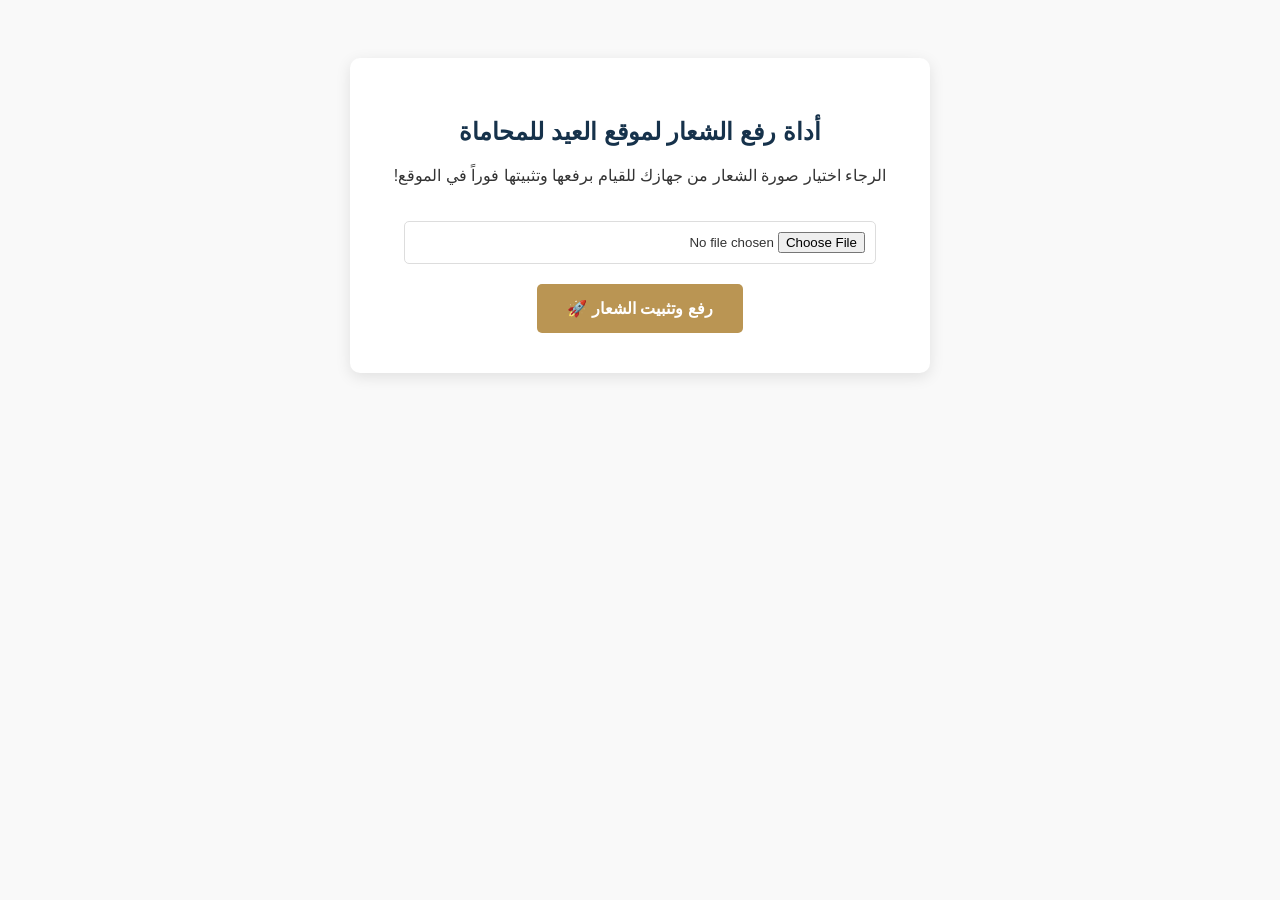
<file: upload.html>
<!DOCTYPE html>
<html lang="ar" dir="rtl">
<head>
    <meta charset="UTF-8">
    <title>رفع شعار الموقع</title>
    <style>
        body {
            font-family: 'Tahoma', sans-serif;
            background-color: #f9f9f9;
            color: #333;
            text-align: center;
            padding: 50px;
        }
        .upload-box {
            background: #fff;
            padding: 40px;
            border-radius: 10px;
            box-shadow: 0 4px 15px rgba(0,0,0,0.1);
            max-width: 500px;
            margin: 0 auto;
        }
        h2 { color: #16324b; }
        input[type="file"] {
            margin: 20px 0;
            padding: 10px;
            border: 1px solid #ddd;
            width: 90%;
            border-radius: 5px;
        }
        button {
            background-color: #ba9553;
            color: #fff;
            border: none;
            padding: 15px 30px;
            font-size: 16px;
            font-weight: bold;
            border-radius: 5px;
            cursor: pointer;
            transition: all 0.3s;
        }
        button:hover { background-color: #16324b; }
    </style>
</head>
<body>
    <div class="upload-box">
        <h2>أداة رفع الشعار لموقع العيد للمحاماة</h2>
        <p>الرجاء اختيار صورة الشعار من جهازك للقيام برفعها وتثبيتها فوراً في الموقع!</p>
        <form action="/upload_logo" method="post" enctype="multipart/form-data">
            <input type="file" name="logo" accept="image/*" required>
            <br>
            <button type="submit">رفع وتثبيت الشعار 🚀</button>
        </form>
    </div>
</body>
</html>
</file>
<file: css/style.css>
/* ==========================================================================
   CSS Variables & Reset
   ========================================================================== */
   :root {
    /* LIGHT MODE DEFAULTS */
    --primary-dark: #f8fafc;
    --secondary-dark: #ffffff;
    --gold: #ba9553;            
    --gold-light: #d6b880;
    --white: #ffffff;
    --text-main: #16324b;
    --text-muted: #64748b;
    --bg-light: #ffffff;        
    --font-text: 'Tajawal', sans-serif;
    --font-heading: 'Tajawal', sans-serif;
    --transition: all 0.3s ease;
    --shadow: 0 4px 20px rgba(0, 0, 0, 0.05);
    --glass-bg: rgba(255, 255, 255, 0.7);
    --glass-border: rgba(186, 149, 83, 0.3);
}

[data-theme="dark"] {
    /* DARK MODE OVERRIDES */
    --primary-dark: #0B1320;
    --secondary-dark: #112240;
    --gold: #C5A059;
    --gold-light: #E3C382;
    --text-main: #f0f4f8;
    --text-muted: #a8b2d1;
    --bg-light: #0B1320;
    --shadow: 0 10px 30px rgba(0, 0, 0, 0.4);
    --glass-bg: rgba(255, 255, 255, 0.03);
    --glass-border: rgba(197, 160, 89, 0.2);
}

* {
    margin: 0;
    padding: 0;
    box-sizing: border-box;
}

html {
    scroll-behavior: smooth;
}

body {
    font-family: var(--font-text);
    color: var(--text-main);
    background-color: var(--primary-dark);
    line-height: 1.6;
    overflow-x: hidden;
}

a {
    text-decoration: none;
    color: inherit;
    transition: var(--transition);
}

ul {
    list-style: none;
}

.gold-text {
    color: var(--gold);
}

.container {
    width: 90%;
    max-width: 1200px;
    margin: 0 auto;
}

.section {
    padding: 100px 0;
}

.bg-dark {
    background-color: var(--primary-dark);
    color: var(--text-main);
}

/* ==========================================================================
   Typography & UI Elements
   ========================================================================== */
h1, h2, h3, h4 {
    font-family: var(--font-heading);
    font-weight: 700;
    line-height: 1.4;
    margin-bottom: 1rem;
}

/* Glassmorphism Classes */
.glass-card {
    background: var(--glass-bg);
    backdrop-filter: blur(15px);
    -webkit-backdrop-filter: blur(15px);
    border: 1px solid var(--glass-border);
    border-radius: 12px;
    box-shadow: var(--shadow);
    color: var(--text-main);
    transition: var(--transition);
}

.glass-input {
    background: rgba(255, 255, 255, 0.05);
    border: 1px solid var(--glass-border);
    color: var(--text-main);
    backdrop-filter: blur(5px);
}
.glass-input::placeholder {
    color: var(--text-muted);
}

.glass-btn {
    background: rgba(197, 160, 89, 0.1);
    backdrop-filter: blur(10px);
    border: 1px solid var(--gold);
    color: var(--gold);
}
.glass-btn:hover {
    background: var(--gold);
    color: var(--primary-dark);
}

.gold-glow {
    position: relative;
    box-shadow: 0 0 15px rgba(197, 160, 89, 0.4);
}
.gold-glow:hover {
    box-shadow: 0 0 25px rgba(197, 160, 89, 0.7);
}

.section-title {
    font-size: 3.2rem;
    color: var(--text-main);
    margin-bottom: 2rem;
    position: relative;
    padding-bottom: 15px;
}

.bg-dark .section-title {
    color: var(--text-main);
}

.section-title::after {
    content: '';
    position: absolute;
    bottom: 0;
    right: 0;
    width: 60px;
    height: 3px;
    background-color: var(--gold);
}

.center .section-title::after {
    left: 50%;
    transform: translateX(-50%);
}

.section-badge {
    display: inline-block;
    padding: 5px 15px;
    background-color: rgba(212, 175, 55, 0.1);
    color: var(--gold);
    font-weight: bold;
    border-radius: 30px;
    margin-bottom: 15px;
    font-size: 0.9rem;
}

.btn {
    display: inline-block;
    padding: 12px 30px;
    border-radius: 5px;
    font-weight: 700;
    text-align: center;
    cursor: pointer;
    border: 2px solid transparent;
}

.primary-btn {
    background-color: var(--gold);
    color: var(--primary-dark);
    box-shadow: 0 4px 15px rgba(212, 175, 55, 0.3);
}

.primary-btn:hover {
    background-color: transparent;
    border-color: var(--gold);
    color: var(--gold);
}

.secondary-btn {
    background-color: transparent;
    border-color: var(--gold);
    color: var(--gold);
}

.secondary-btn:hover {
    background-color: var(--gold);
    color: var(--primary-dark);
}

.whatsapp-btn {
    background-color: #25d366;
    color: var(--white);
    box-shadow: 0 4px 15px rgba(37, 211, 102, 0.3);
    display: flex;
    align-items: center;
    gap: 10px;
}

.whatsapp-btn:hover {
    background-color: #128c7e;
    color: var(--white);
    transform: translateY(-3px);
}

.w-100 {
    width: 100%;
}

/* ==========================================================================
   Header & Navigation
   ========================================================================== */
.header {
    background-color: var(--secondary-dark);
    position: fixed;
    top: 0;
    left: 0;
    width: 100%;
    z-index: 1000;
    box-shadow: var(--shadow);
    transition: var(--transition);
    padding: 15px 0;
    border-bottom: 1px solid var(--glass-border);
}

.header.scrolled {
    padding: 10px 0;
    background-color: var(--glass-bg);
    backdrop-filter: blur(15px);
    -webkit-backdrop-filter: blur(15px);
    border-bottom: 1px solid var(--glass-border);
}

.header-container {
    display: flex;
    justify-content: space-between;
    align-items: center;
}

.logo a {
    display: flex;
    flex-direction: column;
}

.logo h1 {
    font-size: 1.8rem;
    margin: 0;
    color: var(--primary-dark);
}

.logo-slogan {
    font-size: 0.8rem;
    color: var(--text-muted);
}

.nav-menu ul {
    display: flex;
    gap: 30px;
    align-items: center;
}

.close-sidebar, .mobile-icon {
    display: none !important;
}

.nav-menu a {
    font-weight: 500;
    color: var(--text-main);
    position: relative;
}

.nav-menu a::after {
    content: '';
    position: absolute;
    bottom: -5px;
    right: 0;
    width: 0;
    height: 2px;
    background-color: var(--gold);
    transition: var(--transition);
}

.nav-menu a:hover::after,
.nav-menu a.active::after {
    width: 100%;
}

/* Theme Toggle Button */
.animated-theme-switch {
    position: relative;
    display: flex;
    align-items: center;
    justify-content: center;
    width: 38px;
    height: 38px;
    border-radius: 50%;
    overflow: hidden;
    background: transparent;
    border: none;
    cursor: pointer;
    color: var(--gold);
    transition: opacity 0.3s;
}

.animated-theme-switch:hover {
    opacity: 0.8;
}

.animated-theme-switch i {
    position: absolute;
    font-size: 1.5rem;
    transition: all 0.3s cubic-bezier(0.34, 1.56, 0.64, 1);
}

/* Light mode defaults (when data-theme is empty/light) */
.animated-theme-switch .sun-icon {
    transform: scale(1) translateY(0);
    opacity: 1;
}

.animated-theme-switch .moon-icon {
    transform: scale(0.5) translateY(20px);
    opacity: 0;
}

/* Dark mode overrides */
[data-theme="dark"] .animated-theme-switch .sun-icon {
    transform: scale(0.5) translateY(20px);
    opacity: 0;
}

[data-theme="dark"] .animated-theme-switch .moon-icon {
    transform: scale(1) translateY(0);
    opacity: 1;
}

[data-theme="dark"] .logo img {
    filter: brightness(0) invert(1);
    transition: filter 0.3s ease;
}

.theme-toggle {
    background: none;
    border: none;
    color: var(--gold);
    font-size: 1.5rem;
    cursor: pointer;
    transition: var(--transition);
}
.theme-toggle:hover {
    transform: scale(1.1);
}

.nav-actions {
    display: flex;
    align-items: center;
    gap: 15px;
}

.mobile-toggle {
    display: none;
    font-size: 1.5rem;
    background: none;
    border: none;
    color: var(--primary-dark);
    cursor: pointer;
}

/* ==========================================================================
   Hero Section
   ========================================================================== */
.hero {
    position: relative;
    min-height: 100vh;
    display: flex;
    align-items: center;
    background-color: var(--primary-dark);
    color: var(--white);
    padding-top: 150px;
    padding-bottom: 50px;
    overflow: hidden;
}

.hero-bg {
    position: absolute;
    top: 0;
    left: 0;
    width: 100%;
    height: 100%;
    /* Separating the background from the overlay for blurring */
    background: url('../assets/images/hero-bg.jpg') no-repeat center center/cover;
    filter: blur(5px);
    transform: scale(1.05); /* Prevents white edges from blur */
    z-index: 1;
}

.hero::after {
    content: '';
    position: absolute;
    top: 0;
    left: 0;
    width: 100%;
    height: 100%;
    background: linear-gradient(135deg, rgba(15, 35, 55, 0.9) 0%, rgba(22, 50, 75, 0.85) 100%);
    z-index: 1;
}

.hero-content {
    position: relative;
    z-index: 2;
    max-width: 900px;
}

.hero-content h2 {
    font-size: 3.8rem;
    margin-bottom: 20px;
    line-height: 1.3;
}

.hero-content p {
    font-size: 1.5rem;
    margin-bottom: 40px;
    color: #e0e0e0;
}

.hero-buttons {
    display: flex;
    gap: 20px;
    flex-wrap: wrap;
}

.license-badge {
    position: absolute;
    bottom: 30px;
    right: 30px;
    z-index: 2;
    background-color: rgba(255, 255, 255, 0.1);
    backdrop-filter: blur(5px);
    padding: 10px 20px;
    border-radius: 5px;
    border-right: 3px solid var(--gold);
    display: flex;
    align-items: center;
    gap: 10px;
    font-size: 0.9rem;
}

/* ==========================================================================
   About Section
   ========================================================================== */
.about-container {
    display: grid;
    grid-template-columns: 1fr 1fr;
    gap: 50px;
    align-items: center;
}

.about-text p {
    margin-bottom: 1.5rem;
    font-size: 1.1rem;
}

.stats-grid {
    display: grid;
    grid-template-columns: repeat(3, 1fr);
    gap: 20px;
    margin-top: 30px;
    text-align: center;
}

.stat-card {
    background-color: var(--glass-bg);
    backdrop-filter: blur(10px);
    border: 1px solid var(--glass-border);
    padding: 20px 10px;
    border-radius: 10px;
    border-bottom: 3px solid var(--gold);
    transition: var(--transition);
}

.stat-card:hover {
    transform: translateY(-5px);
    box-shadow: var(--shadow);
}

.stat-card h3 {
    font-size: 2rem;
    margin-bottom: 5px;
}

.stat-card span {
    font-size: 0.9rem;
    font-weight: bold;
    color: var(--text-main);
}

.image-placeholder {
    width: 100%;
    height: 500px;
    background: linear-gradient(45deg, var(--primary-dark), var(--secondary-dark));
    border-radius: 20px;
    display: flex;
    justify-content: center;
    align-items: center;
    position: relative;
}

.image-placeholder::before {
    content: '';
    position: absolute;
    top: -20px;
    right: -20px;
    width: 100%;
    height: 100%;
    border: 3px solid var(--gold);
    border-radius: 20px;
    z-index: -1;
}

/* ==========================================================================
   Services Section
   ========================================================================== */
.services-section .section-title::after {
    background-color: var(--gold);
}

.services-grid {
    display: grid;
    grid-template-columns: repeat(auto-fit, minmax(250px, 1fr));
    gap: 30px;
    margin-top: 50px;
}

.service-card {
    background-color: rgba(255, 255, 255, 0.05);
    padding: 40px 30px;
    border-radius: 10px;
    border: 1px solid rgba(212, 175, 55, 0.2);
    transition: var(--transition);
    text-align: center;
}

.service-card:hover {
    background-color: var(--gold);
    color: var(--primary-dark);
    transform: translateY(-10px);
}

.service-icon {
    font-size: 3rem;
    color: var(--gold);
    margin-bottom: 20px;
    transition: var(--transition);
}

.service-card:hover .service-icon {
    color: var(--primary-dark);
}

.service-card h3 {
    font-size: 1.4rem;
    margin-bottom: 15px;
}

/* ==========================================================================
   Contact Section
   ========================================================================== */
.contact-grid {
    display: grid;
    grid-template-columns: 1fr 1fr;
    gap: 50px;
}

.contact-list {
    margin-top: 30px;
}

.contact-list li {
    display: flex;
    align-items: flex-start;
    gap: 20px;
    margin-bottom: 25px;
}

.contact-list i {
    font-size: 1.5rem;
    margin-top: 5px;
}

.contact-list div {
    display: flex;
    flex-direction: column;
}

.contact-list strong {
    font-size: 1.1rem;
    color: var(--primary-dark);
    margin-bottom: 5px;
}

.contact-form {
    background-color: var(--bg-light);
    padding: 40px;
    border-radius: 10px;
    box-shadow: var(--shadow);
}

.form-group {
    margin-bottom: 20px;
}

.form-group input,
.form-group select,
.form-group textarea {
    width: 100%;
    padding: 15px;
    border: 1px solid #ddd;
    border-radius: 5px;
    font-family: inherit;
    font-size: 1rem;
    transition: var(--transition);
}

.form-group input:focus,
.form-group select:focus,
.form-group textarea:focus {
    outline: none;
    border-color: var(--gold);
    box-shadow: 0 0 0 3px rgba(212, 175, 55, 0.2);
}

.form-group textarea {
    resize: vertical;
}

/* ==========================================================================
   Partners Section
   ========================================================================== */
.partners-section {
    padding: 80px 0;
    overflow: hidden;
}

.partners-slider-wrapper {
    width: 100%;
    overflow: hidden;
    position: relative;
    padding: 20px 0;
    direction: ltr; /* Force LTR on the wrapper to fix anchor calculation */
}

.partners-slider-wrapper::before,
.partners-slider-wrapper::after {
    content: "";
    position: absolute;
    top: 0;
    width: 100px;
    height: 100%;
    z-index: 2;
}

.partners-slider-wrapper::before {
    left: 0;
    background: linear-gradient(to right, var(--primary-dark), transparent);
}

.partners-slider-wrapper::after {
    right: 0;
    background: linear-gradient(to left, var(--primary-dark), transparent);
}

[data-theme="light"] .partners-slider-wrapper::before {
    background: linear-gradient(to right, var(--bg-light), transparent);
}
[data-theme="light"] .partners-slider-wrapper::after {
    background: linear-gradient(to left, var(--bg-light), transparent);
}

.partners-track {
    display: flex;
    width: calc(200px * 18); /* 9 original + 9 duplicate */
    animation: scroll-partners 25s linear infinite;
}

.partner-logo {
    min-width: 200px;
    padding: 10px;
    display: flex;
    align-items: center;
    justify-content: center;
    transition: var(--transition);
}

.partner-logo img {
    height: 100px;
    width: auto;
    max-width: 200px;
    object-fit: contain;
    filter: grayscale(1);
    opacity: 0.7;
    transition: all 0.3s ease;
}

.partner-logo:hover img {
    filter: grayscale(0);
    opacity: 1;
    transform: scale(1.05);
}

[data-theme="dark"] .partner-logo img {
    /* Make logos visible/monochromatic white on dark background by inverting */
    filter: grayscale(1) brightness(0) invert(1);
    opacity: 0.8;
}

[data-theme="dark"] .partner-logo:hover img {
    opacity: 1;
    transform: scale(1.05);
}

@keyframes scroll-partners {
    0% { transform: translateX(0); }
    100% { transform: translateX(-50%); } 
}

/* ==========================================================================
   Footer
   ========================================================================== */
.footer {
    background-color: var(--black); /* Almost black */
    background: #0a1118;
    color: #e0e0e0;
    padding-top: 80px;
}

.footer-container {
    display: grid;
    grid-template-columns: repeat(auto-fit, minmax(220px, 1fr));
    gap: 40px;
    margin-bottom: 50px;
}

.footer-logo {
    font-size: 1.8rem;
    margin-bottom: 20px;
}

.social-links {
    display: flex;
    gap: 15px;
    margin-top: 20px;
}

.social-links a {
    display: flex;
    justify-content: center;
    align-items: center;
    width: 40px;
    height: 40px;
    border-radius: 50%;
    background-color: rgba(255, 255, 255, 0.1);
    color: var(--white);
}

.social-links a:hover {
    background-color: var(--gold);
    color: var(--primary-dark);
}

.footer-col h4 {
    color: var(--white);
    margin-bottom: 20px;
    position: relative;
    padding-bottom: 10px;
}

.footer-col h4::after {
    content: '';
    position: absolute;
    bottom: 0;
    right: 0;
    width: 30px;
    height: 2px;
    background-color: var(--gold);
}

.footer-col ul li {
    margin-bottom: 10px;
}

.footer-col ul a:hover {
    color: var(--gold);
    padding-right: 5px;
}

.footer-license {
    background-color: rgba(212, 175, 55, 0.1);
    padding: 15px;
    border-radius: 5px;
    border: 1px solid rgba(212, 175, 55, 0.3);
}

.footer-bottom {
    background-color: #05090d;
    padding: 20px 0;
    text-align: center;
    font-size: 0.9rem;
}

/* ==========================================================================
   Floating WhatsApp Button
   ========================================================================== */
.floating-whatsapp {
    position: fixed;
    bottom: 30px;
    left: 30px;
    width: 60px;
    height: 60px;
    background-color: #25d366;
    color: white;
    border-radius: 50%;
    display: flex;
    justify-content: center;
    align-items: center;
    font-size: 35px;
    box-shadow: 0 4px 15px rgba(37, 211, 102, 0.4);
    z-index: 1000;
    transition: var(--transition);
    animation: pulse 2s infinite;
}

.floating-whatsapp:hover {
    transform: scale(1.1);
    background-color: #128c7e;
}

@keyframes pulse {
    0% { transform: scale(1); box-shadow: 0 0 0 0 rgba(37, 211, 102, 0.7); }
    70% { transform: scale(1); box-shadow: 0 0 0 15px rgba(37, 211, 102, 0); }
    100% { transform: scale(1); box-shadow: 0 0 0 0 rgba(37, 211, 102, 0); }
}

/* ==========================================================================
   Animations & Keyframes
   ========================================================================== */
.slide-up {
    opacity: 0;
    transform: translateY(30px);
    transition: opacity 0.8s ease, transform 0.8s ease;
}

.slide-up.visible {
    opacity: 1;
    transform: translateY(0);
}

.delay-1 { transition-delay: 0.2s; }
.delay-2 { transition-delay: 0.4s; }

.scroll-reveal {
    opacity: 0;
    transform: translateY(40px);
    transition: opacity 0.8s ease-out, transform 0.8s ease-out;
}

.scroll-reveal.right {
    transform: translateX(-40px);
}

.scroll-reveal.left {
    transform: translateX(40px);
}

.scroll-reveal.visible {
    opacity: 1;
    transform: translate(0, 0);
}

/* ==========================================================================
   Responsive Design (Mobile & Tablet)
   ========================================================================== */
@media (max-width: 992px) {
    .hero-content h2 { font-size: 3.2rem; }
    .about-container { grid-template-columns: 1fr; }
    .about-image { grid-row: 1; }
    .contact-grid { grid-template-columns: 1fr; }
    .footer-container { grid-template-columns: 1fr 1fr; }
}

@media (max-width: 900px) {
    .header-container {
        position: relative;
        justify-content: center;
        min-height: 90px; /* Prevent header collapse when items are absolute */
    }
    
    .nav-actions {
        position: absolute;
        width: 100%;
        left: 0;
        top: 50%;
        transform: translateY(-50%);
        justify-content: space-between;
        flex-direction: row-reverse; /* Puts first element (Sun) on Left in RTL */
        padding: 0 15px;
        pointer-events: none; /* Let clicks pass through empty space */
    }

    .nav-actions > * {
        pointer-events: auto; /* Re-enable clicks on buttons */
        margin: 0 !important;
    }

    .nav-menu {
        position: fixed;
        top: 0;
        right: -100%;
        width: 70%;
        max-width: 250px;
        height: 100vh;
        background: var(--secondary-dark); /* Solid background to prevent text blur rendering bug */
        border-left: 1px solid var(--glass-border);
        box-shadow: -10px 0 30px rgba(0, 0, 0, 0.15);
        display: flex;
        flex-direction: column;
        justify-content: center;
        padding: 50px 30px;
        transition: right 0.5s cubic-bezier(0.77, 0, 0.175, 1);
        z-index: 1001;
    }

    .close-sidebar {
        display: block !important;
        position: absolute;
        top: 20px;
        left: 20px;
        background: transparent;
        border: none;
        color: var(--text-muted);
        font-size: 1.5rem;
        cursor: pointer;
        transition: color 0.3s ease, transform 0.3s ease;
    }

    .close-sidebar:hover {
        color: var(--gold);
        transform: scale(1.1) rotate(90deg);
    }

    .nav-menu.active {
        right: 0;
    }

    .nav-menu ul {
        display: flex;
        flex-direction: column;
        gap: 30px;
        list-style: none; 
        padding: 0;
        margin: 0; 
    }

    .nav-menu ul li {
        text-align: right;
        transform: translateX(30px);
        opacity: 0;
        transition: all 0.4s cubic-bezier(0.77, 0, 0.175, 1);
    }

    /* Staggered link reveal when active */
    .nav-menu.active ul li:nth-child(1) { transition-delay: 0.1s; opacity: 1; transform: translateX(0); }
    .nav-menu.active ul li:nth-child(2) { transition-delay: 0.2s; opacity: 1; transform: translateX(0); }
    .nav-menu.active ul li:nth-child(3) { transition-delay: 0.3s; opacity: 1; transform: translateX(0); }

    .nav-menu ul a {
        display: inline-flex;
        align-items: center;
        gap: 15px;
        font-size: 1.5rem;
        font-family: var(--font-heading);
        font-weight: 700;
        color: var(--text-main);
        padding: 10px 0;
        position: relative;
    }

    .nav-menu ul a:hover, .nav-menu ul a.active {
        color: var(--gold);
        transform: translateX(-10px); /* Arabic RTL translates left on hover */
    }

    .nav-menu ul a .mobile-icon {
        display: inline-block !important;
        font-size: 1.4rem;
        color: var(--gold);
        opacity: 0.8;
    }

    .nav-overlay {
        position: fixed;
        top: 0;
        left: 0;
        width: 100%;
        height: 100vh;
        background: rgba(0, 0, 0, 0.65); /* Darker solid color instead of blur */
        z-index: 990; /* Must sit below header (1000) and nav-menu */
        opacity: 0;
        visibility: hidden;
        transition: all 0.4s ease;
    }

    .nav-overlay.active {
        opacity: 1;
        visibility: visible;
    }

    .mobile-toggle {
        display: flex;
        align-items: center;
        justify-content: center;
        width: 45px;
        height: 45px;
        background: transparent;
        color: var(--text-main);
        border: none;
        font-size: 1.6rem;
        cursor: pointer;
        z-index: 1002; /* Must sit above overlay */
        transition: transform 0.3s ease;
    }
}

@media (max-width: 768px) {
    
    .nav-actions .primary-btn {
        display: none; 
    }

    .hero-content h2 { font-size: 2.1rem; }
    .hero { padding-top: 100px; text-align: center; }
    .hero-buttons { justify-content: center; }
    
    .stats-grid { grid-template-columns: 1fr; }
    .footer-container { grid-template-columns: 1fr; }

    .logo {
        position: absolute;
        left: 50%;
        transform: translateX(-50%);
    }
}

/* Comprehensive Mobile Overrides for Phones (< 576px) */
@media (max-width: 576px) {
    html, body {
        overflow-x: hidden !important; /* Prevent horizontal scrolling */
        width: 100%;
    }
    
    .container {
        padding: 0 15px !important;
        width: 100% !important;
        overflow-x: hidden;
    }

    .hero {
        padding-top: 120px !important;
    }

    .hero-content h2 {
        font-size: 1.8rem !important; /* Smaller title */
        line-height: 1.4 !important;
    }

    .hero-content p {
        font-size: 1.1rem !important; /* Proper text balance */
        padding: 0 5px;
    }

    .hero-buttons {
        flex-direction: column;
        gap: 15px;
        width: 100%;
        padding: 0 20px;
    }

    .hero-buttons .btn {
        width: 100%;
        text-align: center;
        padding: 12px 20px;
        font-size: 1rem;
    }

    .section-title {
        font-size: 2.3rem !important;
    }

    .services-grid, .stats-grid, .about-container, .footer-container {
        grid-template-columns: 1fr !important;
        gap: 20px !important;
    }

    .service-card {
        padding: 30px 20px;
    }

    .nav-actions .primary-btn {
        display: none !important;
    }
    
    .nav-menu {
        width: 85%;
    }
    
    .footer {
        padding-top: 50px;
    }
}
</file>
